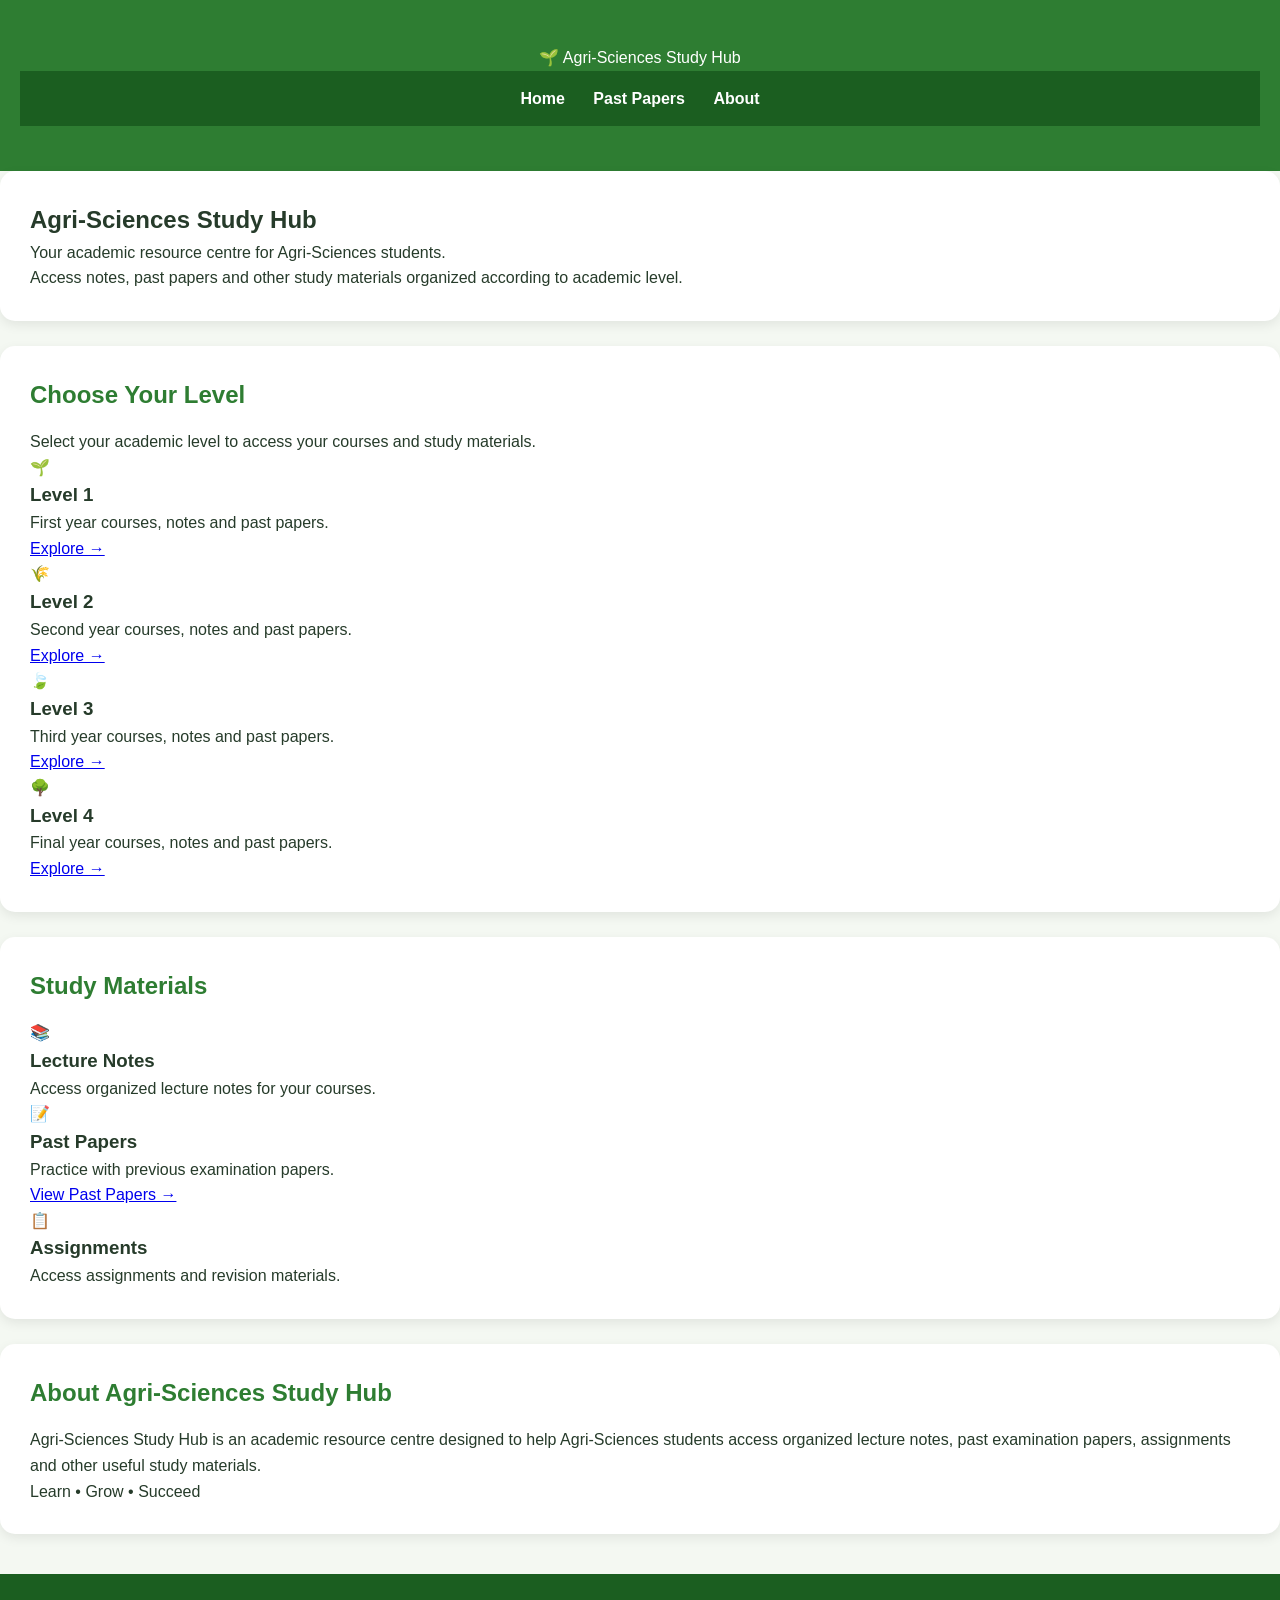
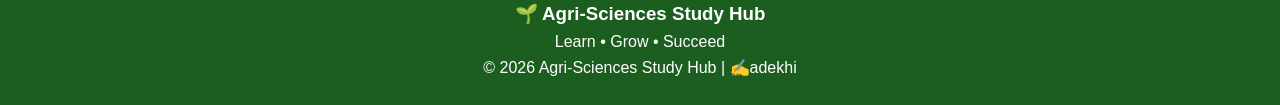
<file: index.html>
<!DOCTYPE html>
<html lang="en">
<head>
    <meta charset="UTF-8">
    <meta name="viewport" content="width=device-width, initial-scale=1.0">

    <title>Agri-Sciences Study Hub</title>

    <link rel="stylesheet" href="style.css">
</head>

<body>

    <!-- HEADER -->
    <header>
        <div class="logo">
            🌱 Agri-Sciences
            <span>Study Hub</span>
        </div>

        <nav>
            <a href="index.html">Home</a>
            <a href="pastpapers.html">Past Papers</a>
            <a href="#about">About</a>
        </nav>
    </header>


    <!-- WELCOME -->
    <section class="welcome">

        <h1>Agri-Sciences Study Hub</h1>

        <p>
            Your academic resource centre for Agri-Sciences students.
        </p>

        <p class="welcome-text">
            Access notes, past papers and other study materials
            organized according to academic level.
        </p>

    </section>


    <!-- CHOOSE LEVEL -->
    <section class="levels">

        <h2>Choose Your Level</h2>

        <p class="section-intro">
            Select your academic level to access your courses and study materials.
        </p>

        <div class="level-container">

            <!-- LEVEL 1 -->
            <div class="level-card">
                <div class="level-icon">🌱</div>

                <h3>Level 1</h3>

                <p>
                    First year courses,
                    notes and past papers.
                </p>

                <a href="level1.html">Explore →</a>
            </div>


            <!-- LEVEL 2 -->
            <div class="level-card">
                <div class="level-icon">🌾</div>

                <h3>Level 2</h3>

                <p>
                    Second year courses,
                    notes and past papers.
                </p>

                <a href="level2.html">Explore →</a>
            </div>


            <!-- LEVEL 3 -->
            <div class="level-card">
                <div class="level-icon">🍃</div>

                <h3>Level 3</h3>

                <p>
                    Third year courses,
                    notes and past papers.
                </p>

                <a href="level3.html">Explore →</a>
            </div>


            <!-- LEVEL 4 -->
            <div class="level-card">
                <div class="level-icon">🌳</div>

                <h3>Level 4</h3>

                <p>
                    Final year courses,
                    notes and past papers.
                </p>

                <a href="level4.html">Explore →</a>
            </div>

        </div>

    </section>


    <!-- STUDY MATERIALS -->
    <section class="materials">

        <h2>Study Materials</h2>

        <div class="material-container">

            <!-- LECTURE NOTES -->
            <div class="material-card">
                <div class="material-icon">📚</div>

                <h3>Lecture Notes</h3>

                <p>
                    Access organized lecture notes
                    for your courses.
                </p>
            </div>


            <!-- PAST PAPERS -->
            <div class="material-card">

                <div class="material-icon">📝</div>

                <h3>Past Papers</h3>

                <p>
                    Practice with previous
                    examination papers.
                </p>

                <a href="pastpapers.html">
                    View Past Papers →
                </a>

            </div>


            <!-- ASSIGNMENTS -->
            <div class="material-card">
                <div class="material-icon">📋</div>

                <h3>Assignments</h3>

                <p>
                    Access assignments and
                    revision materials.
                </p>
            </div>

        </div>

    </section>


    <!-- ABOUT -->
    <section id="about" class="about">

        <h2>About Agri-Sciences Study Hub</h2>

        <p>
            Agri-Sciences Study Hub is an academic resource centre
            designed to help Agri-Sciences students access organized
            lecture notes, past examination papers, assignments
            and other useful study materials.
        </p>

        <p>
            Learn • Grow • Succeed
        </p>

    </section>


    <!-- FOOTER -->
    <footer>

        <h3>🌱 Agri-Sciences Study Hub</h3>

        <p>Learn • Grow • Succeed</p>

        <p class="copyright">
            © 2026 Agri-Sciences Study Hub | ✍️adekhi
        </p>

    </footer>

</body>
</html>
</file>
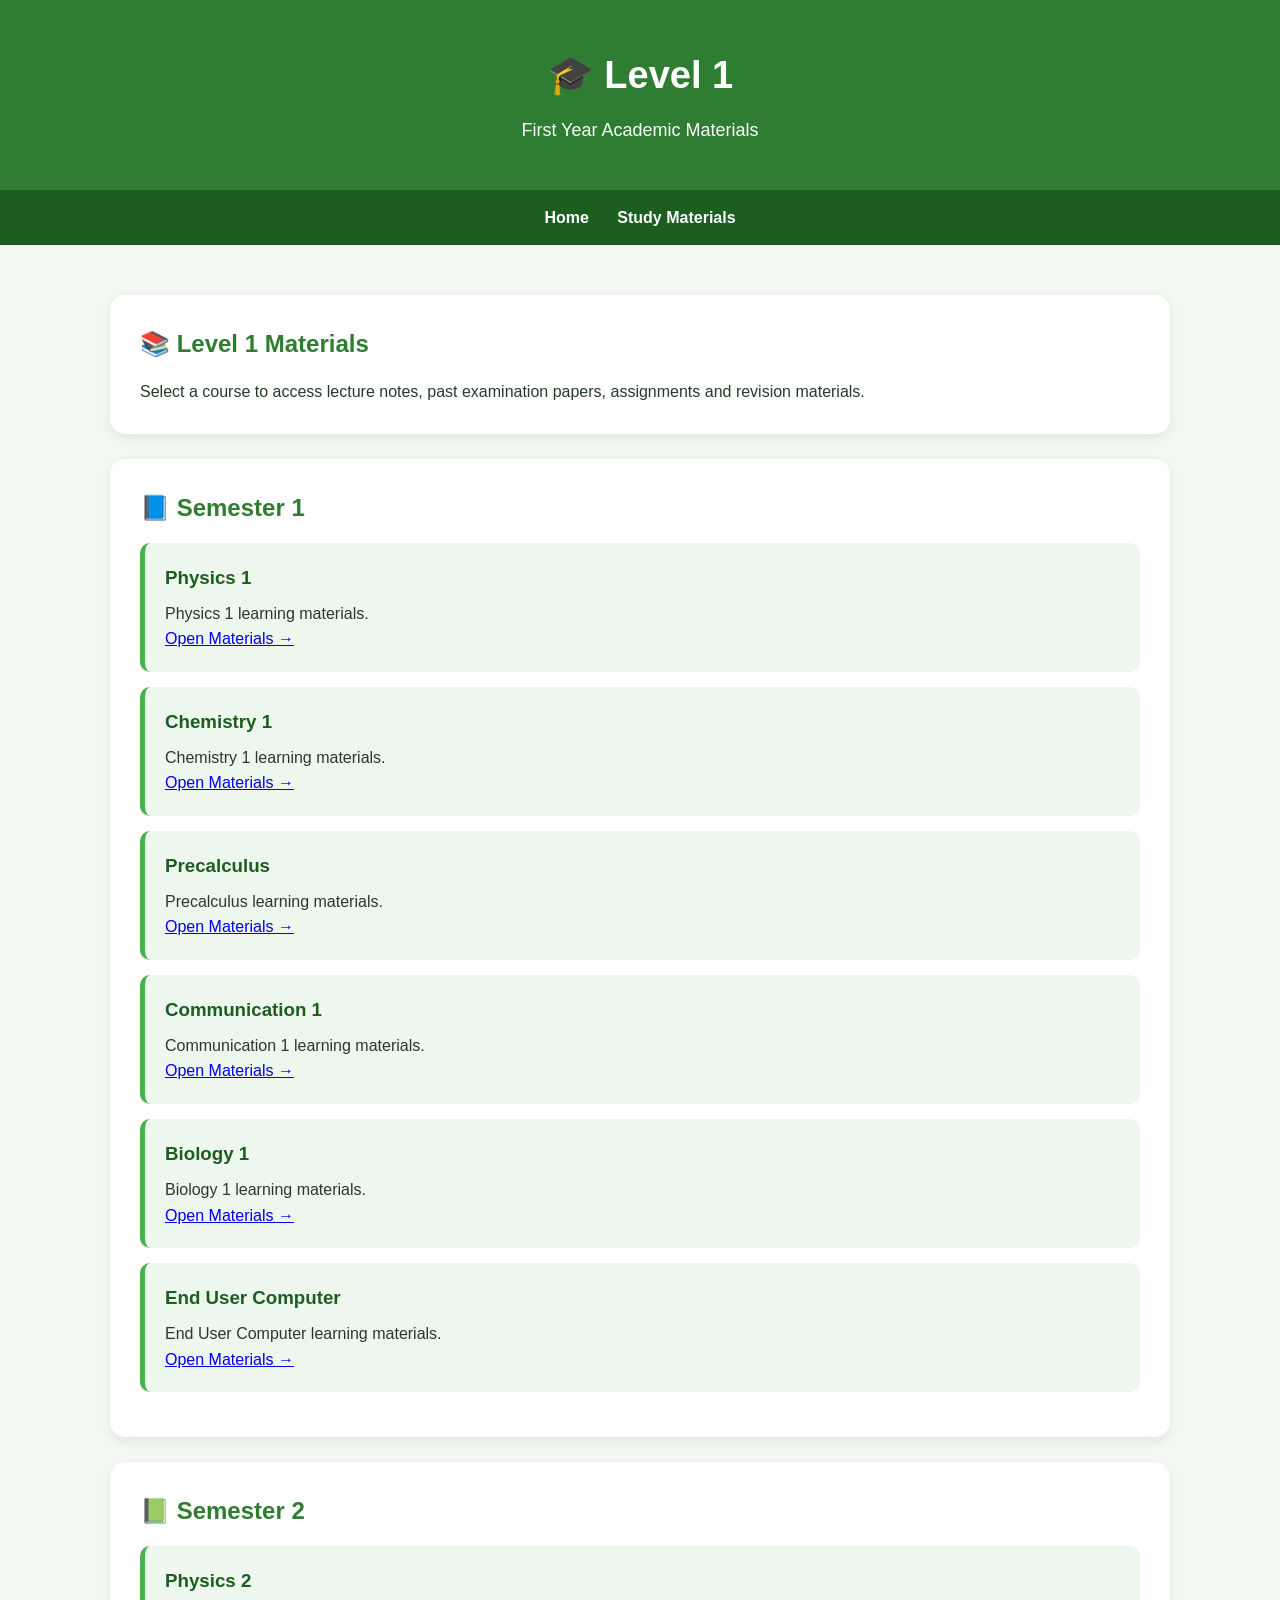
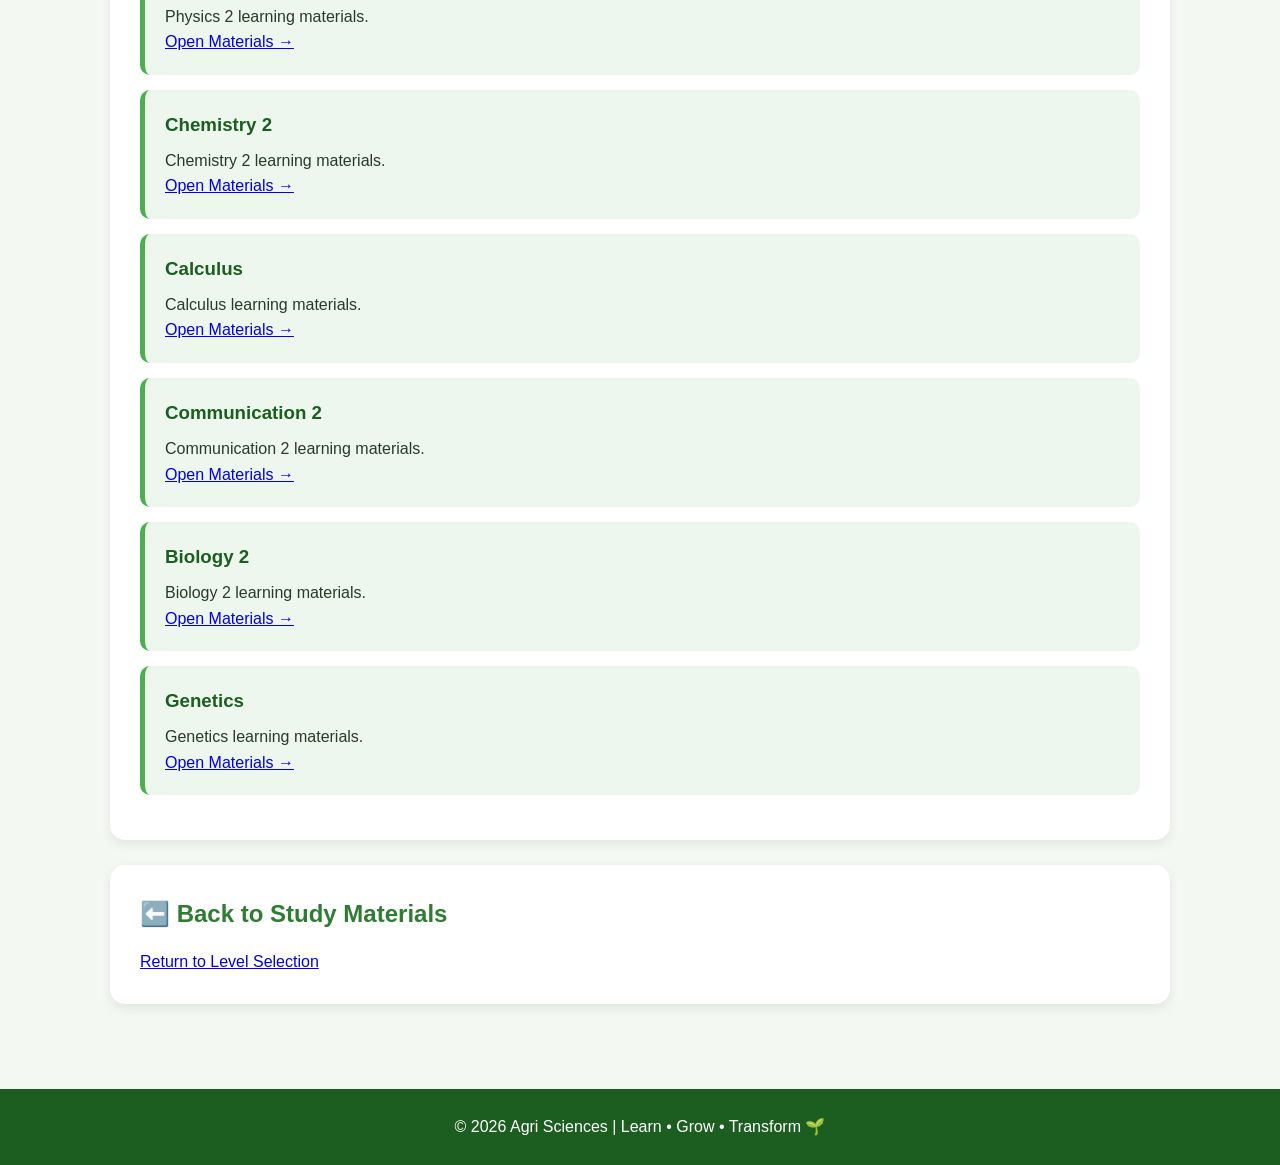
<file: level1.html>
<!DOCTYPE html>
<html lang="en">
<head>
    <meta charset="UTF-8">
    <meta name="viewport" content="width=device-width, initial-scale=1.0">
    <title>Level 1 | Agri Sciences</title>
    <link rel="stylesheet" href="style.css">
</head>

<body>

<header>
    <h1>🎓 Level 1</h1>
    <p>First Year Academic Materials</p>
</header>

<nav>
    <a href="index.html">Home</a>
    <a href="study.html">Study Materials</a>
</nav>

<main>

    <section>
        <h2>📚 Level 1 Materials</h2>
        <p>
            Select a course to access lecture notes, past examination
            papers, assignments and revision materials.
        </p>
    </section>

    <section>
        <h2>📘 Semester 1</h2>

        <div class="card">
            <h3>Physics 1</h3>
            <p>Physics 1 learning materials.</p>
            <a href="#">Open Materials →</a>
        </div>

        <div class="card">
            <h3>Chemistry 1</h3>
            <p>Chemistry 1 learning materials.</p>
            <a href="#">Open Materials →</a>
        </div>

        <div class="card">
            <h3>Precalculus</h3>
            <p>Precalculus learning materials.</p>
            <a href="#">Open Materials →</a>
        </div>

        <div class="card">
            <h3>Communication 1</h3>
            <p>Communication 1 learning materials.</p>
            <a href="#">Open Materials →</a>
        </div>

        <div class="card">
            <h3>Biology 1</h3>
            <p>Biology 1 learning materials.</p>
            <a href="#">Open Materials →</a>
        </div>

        <div class="card">
            <h3>End User Computer</h3>
            <p>End User Computer learning materials.</p>
            <a href="#">Open Materials →</a>
        </div>

    </section>

    <section>
        <h2>📗 Semester 2</h2>

        <div class="card">
            <h3>Physics 2</h3>
            <p>Physics 2 learning materials.</p>
            <a href="#">Open Materials →</a>
        </div>

        <div class="card">
            <h3>Chemistry 2</h3>
            <p>Chemistry 2 learning materials.</p>
            <a href="#">Open Materials →</a>
        </div>

        <div class="card">
            <h3>Calculus</h3>
            <p>Calculus learning materials.</p>
            <a href="#">Open Materials →</a>
        </div>

        <div class="card">
            <h3>Communication 2</h3>
            <p>Communication 2 learning materials.</p>
            <a href="#">Open Materials →</a>
        </div>

        <div class="card">
            <h3>Biology 2</h3>
            <p>Biology 2 learning materials.</p>
            <a href="#">Open Materials →</a>
        </div>

        <div class="card">
            <h3>Genetics</h3>
            <p>Genetics learning materials.</p>
            <a href="#">Open Materials →</a>
        </div>

    </section>

    <section>
        <h2>⬅️ Back to Study Materials</h2>
        <p>
            <a href="study.html">Return to Level Selection</a>
        </p>
    </section>

</main>

<footer>
    <p>© 2026 Agri Sciences | Learn • Grow • Transform 🌱</p>
</footer>

</body>
</html>
</file>
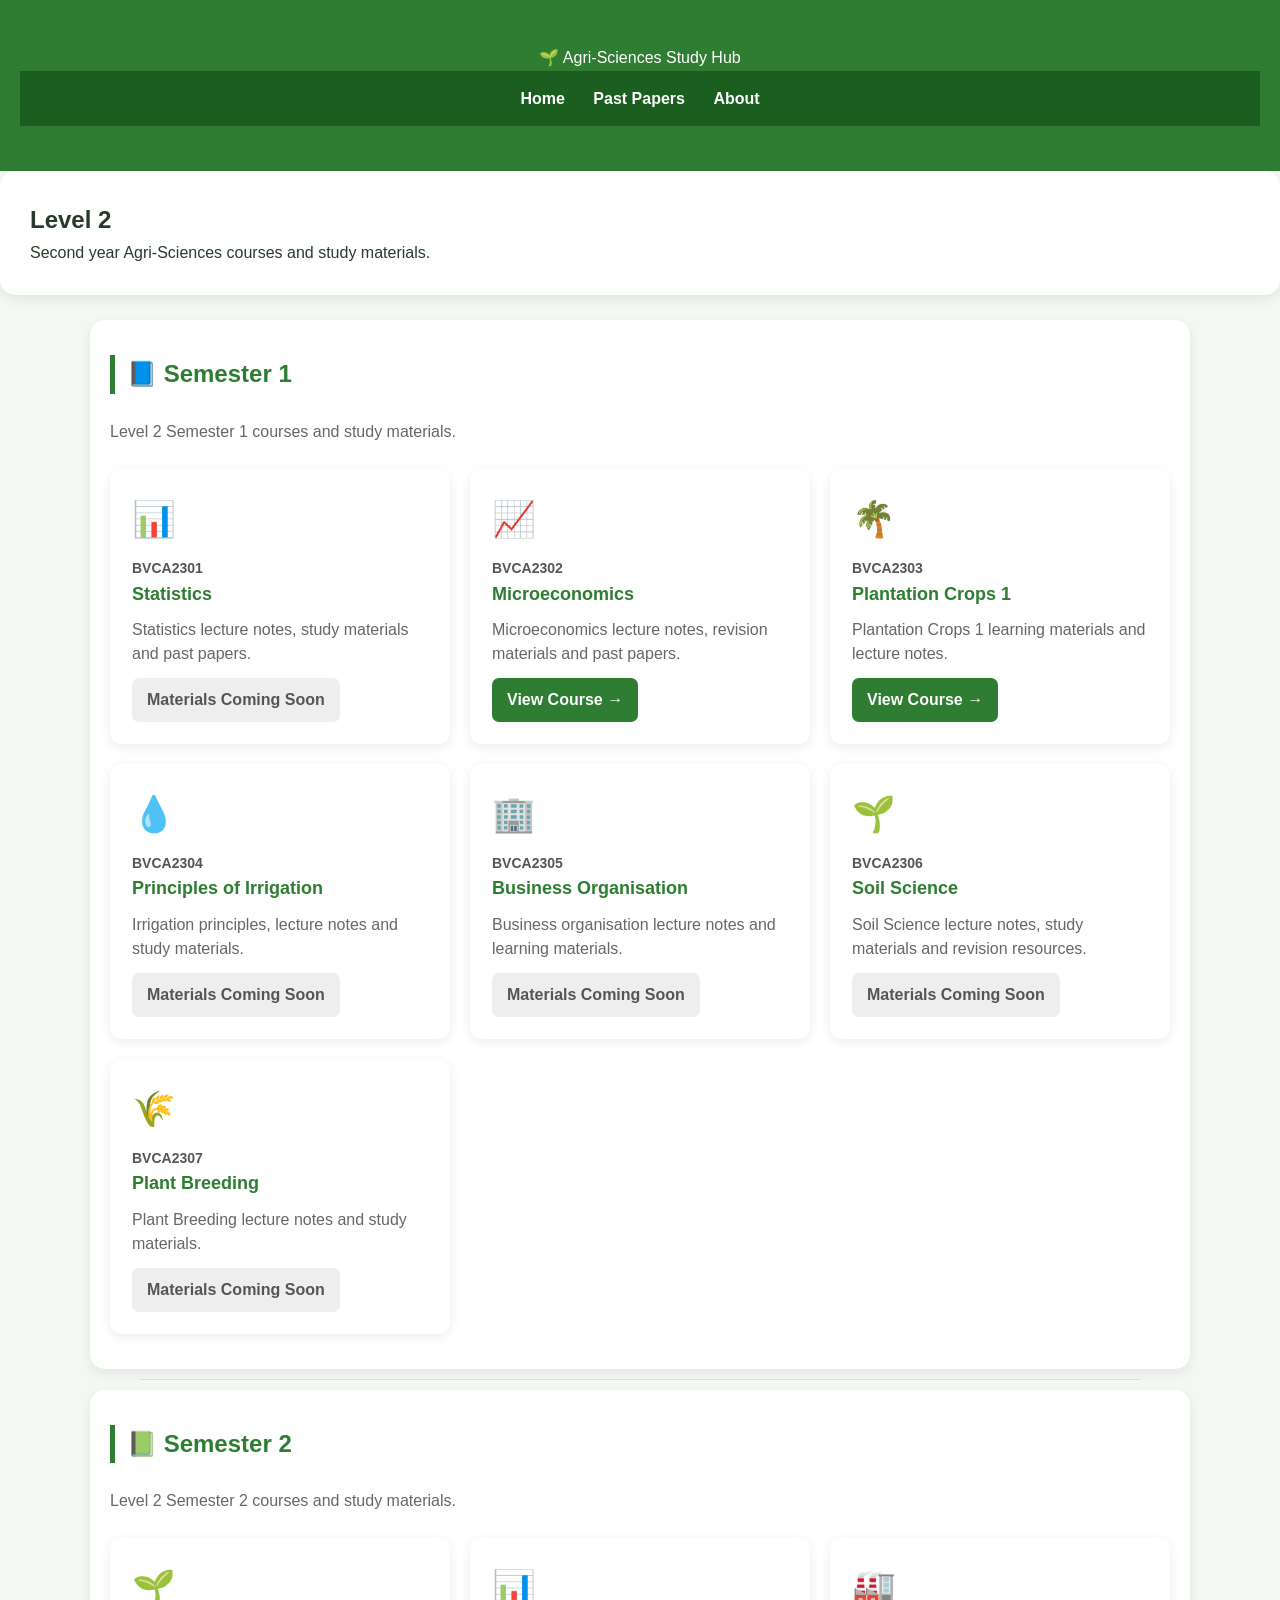
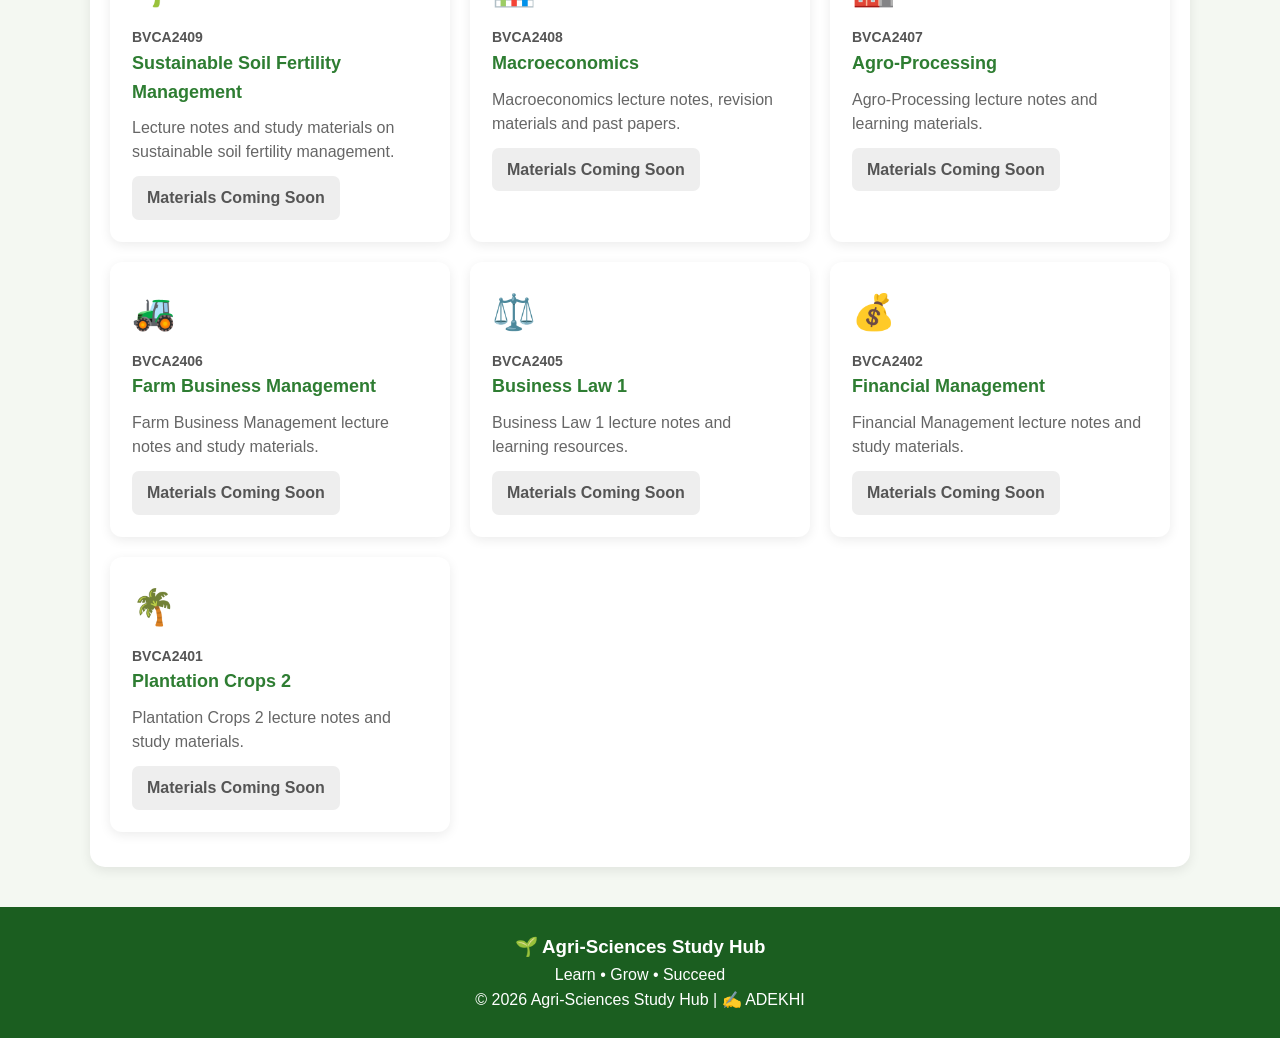
<file: level2.html>
<!DOCTYPE html>
<html lang="en">
<head>
    <meta charset="UTF-8">
    <meta name="viewport" content="width=device-width, initial-scale=1.0">

    <title>Level 2 - Agri-Sciences Study Hub</title>

    <link rel="stylesheet" href="style.css">

    <style>
        .semester-section {
            padding: 35px 20px;
            max-width: 1100px;
            margin: auto;
        }

        .semester-title {
            text-align: left;
            border-left: 5px solid #2e7d32;
            padding-left: 12px;
            margin-bottom: 25px;
        }

        .semester-description {
            color: #666;
            margin-bottom: 25px;
        }

        .course-container {
            display: grid;
            grid-template-columns: repeat(auto-fit, minmax(260px, 1fr));
            gap: 20px;
        }

        .course-card {
            background: white;
            padding: 22px;
            border-radius: 12px;
            box-shadow: 0 3px 12px rgba(0,0,0,0.08);
            transition: 0.3s;
        }

        .course-card:hover {
            transform: translateY(-5px);
            box-shadow: 0 6px 18px rgba(0,0,0,0.12);
        }

        .course-icon {
            font-size: 35px;
            margin-bottom: 10px;
        }

        .course-card h3 {
            color: #2e7d32;
            margin-bottom: 10px;
            font-size: 18px;
        }

        .course-card p {
            color: #666;
            line-height: 1.5;
        }

        .course-code {
            font-weight: bold;
            color: #555;
            font-size: 14px;
        }

        .course-card a {
            display: inline-block;
            margin-top: 12px;
            background: #2e7d32;
            color: white;
            padding: 9px 15px;
            border-radius: 7px;
            text-decoration: none;
            font-weight: bold;
        }

        .course-card a:hover {
            background: #1b5e20;
        }

        .coming-soon {
            background: #eeeeee !important;
            color: #555 !important;
        }

        .semester-divider {
            max-width: 1000px;
            margin: 10px auto;
            border: none;
            border-top: 1px solid #ddd;
        }
    </style>
</head>

<body>

<!-- HEADER -->
<header>
    <div class="logo">
        🌱 Agri-Sciences
        <span>Study Hub</span>
    </div>

    <nav>
        <a href="index.html">Home</a>
        <a href="#">Past Papers</a>
        <a href="#">About</a>
    </nav>
</header>


<!-- PAGE INTRO -->
<section class="page-intro">
    <h1>Level 2</h1>
    <p>Second year Agri-Sciences courses and study materials.</p>
</section>


<!-- SEMESTER 1 -->
<section class="semester-section">

    <h2 class="semester-title">📘 Semester 1</h2>

    <p class="semester-description">
        Level 2 Semester 1 courses and study materials.
    </p>

    <div class="course-container">

        <!-- STATISTICS -->
        <div class="course-card">
            <div class="course-icon">📊</div>

            <div class="course-code">BVCA2301</div>

            <h3>Statistics</h3>

            <p>
                Statistics lecture notes, study materials and past papers.
            </p>

            <a href="#" class="coming-soon">
                Materials Coming Soon
            </a>
        </div>


        <!-- MICROECONOMICS -->
        <div class="course-card">
            <div class="course-icon">📈</div>

            <div class="course-code">BVCA2302</div>

            <h3>Microeconomics</h3>

            <p>
                Microeconomics lecture notes, revision materials and past papers.
            </p>

            <a href="microeconomics.html">
                View Course →
            </a>
        </div>


        <!-- PLANTATION CROPS 1 -->
        <div class="course-card">
            <div class="course-icon">🌴</div>

            <div class="course-code">BVCA2303</div>

            <h3>Plantation Crops 1</h3>

            <p>
                Plantation Crops 1 learning materials and lecture notes.
            </p>

            <a href="plantation1.html">
                View Course →
            </a>
        </div>


        <!-- PRINCIPLES OF IRRIGATION -->
        <div class="course-card">
            <div class="course-icon">💧</div>

            <div class="course-code">BVCA2304</div>

            <h3>Principles of Irrigation</h3>

            <p>
                Irrigation principles, lecture notes and study materials.
            </p>

            <a href="#" class="coming-soon">
                Materials Coming Soon
            </a>
        </div>


        <!-- BUSINESS ORGANISATION -->
        <div class="course-card">
            <div class="course-icon">🏢</div>

            <div class="course-code">BVCA2305</div>

            <h3>Business Organisation</h3>

            <p>
                Business organisation lecture notes and learning materials.
            </p>

            <a href="#" class="coming-soon">
                Materials Coming Soon
            </a>
        </div>


        <!-- SOIL SCIENCE -->
        <div class="course-card">
            <div class="course-icon">🌱</div>

            <div class="course-code">BVCA2306</div>

            <h3>Soil Science</h3>

            <p>
                Soil Science lecture notes, study materials and revision resources.
            </p>

            <a href="#" class="coming-soon">
                Materials Coming Soon
            </a>
        </div>


        <!-- PLANT BREEDING -->
        <div class="course-card">
            <div class="course-icon">🌾</div>

            <div class="course-code">BVCA2307</div>

            <h3>Plant Breeding</h3>

            <p>
                Plant Breeding lecture notes and study materials.
            </p>

            <a href="#" class="coming-soon">
                Materials Coming Soon
            </a>
        </div>

    </div>

</section>


<hr class="semester-divider">


<!-- SEMESTER 2 -->
<section class="semester-section">

    <h2 class="semester-title">📗 Semester 2</h2>

    <p class="semester-description">
        Level 2 Semester 2 courses and study materials.
    </p>

    <div class="course-container">

        <!-- SUSTAINABLE SOIL FERTILITY -->
        <div class="course-card">
            <div class="course-icon">🌱</div>

            <div class="course-code">BVCA2409</div>

            <h3>Sustainable Soil Fertility Management</h3>

            <p>
                Lecture notes and study materials on sustainable soil fertility management.
            </p>

            <a href="#" class="coming-soon">
                Materials Coming Soon
            </a>
        </div>


        <!-- MACROECONOMICS -->
        <div class="course-card">
            <div class="course-icon">📊</div>

            <div class="course-code">BVCA2408</div>

            <h3>Macroeconomics</h3>

            <p>
                Macroeconomics lecture notes, revision materials and past papers.
            </p>

            <a href="#" class="coming-soon">
                Materials Coming Soon
            </a>
        </div>


        <!-- AGRO-PROCESSING -->
        <div class="course-card">
            <div class="course-icon">🏭</div>

            <div class="course-code">BVCA2407</div>

            <h3>Agro-Processing</h3>

            <p>
                Agro-Processing lecture notes and learning materials.
            </p>

            <a href="#" class="coming-soon">
                Materials Coming Soon
            </a>
        </div>


        <!-- FARM BUSINESS MANAGEMENT -->
        <div class="course-card">
            <div class="course-icon">🚜</div>

            <div class="course-code">BVCA2406</div>

            <h3>Farm Business Management</h3>

            <p>
                Farm Business Management lecture notes and study materials.
            </p>

            <a href="#" class="coming-soon">
                Materials Coming Soon
            </a>
        </div>


        <!-- BUSINESS LAW -->
        <div class="course-card">
            <div class="course-icon">⚖️</div>

            <div class="course-code">BVCA2405</div>

            <h3>Business Law 1</h3>

            <p>
                Business Law 1 lecture notes and learning resources.
            </p>

            <a href="#" class="coming-soon">
                Materials Coming Soon
            </a>
        </div>


        <!-- FINANCIAL MANAGEMENT -->
        <div class="course-card">
            <div class="course-icon">💰</div>

            <div class="course-code">BVCA2402</div>

            <h3>Financial Management</h3>

            <p>
                Financial Management lecture notes and study materials.
            </p>

            <a href="#" class="coming-soon">
                Materials Coming Soon
            </a>
        </div>


        <!-- PLANTATION CROPS 2 -->
        <div class="course-card">
            <div class="course-icon">🌴</div>

            <div class="course-code">BVCA2401</div>

            <h3>Plantation Crops 2</h3>

            <p>
                Plantation Crops 2 lecture notes and study materials.
            </p>

            <a href="#" class="coming-soon">
                Materials Coming Soon
            </a>
        </div>

    </div>

</section>


<!-- FOOTER -->
<footer>

    <h3>🌱 Agri-Sciences Study Hub</h3>

    <p>Learn • Grow • Succeed</p>

    <p class="copyright">
        © 2026 Agri-Sciences Study Hub | ✍️ ADEKHI
    </p>

</footer>

</body>
</html>
</file>
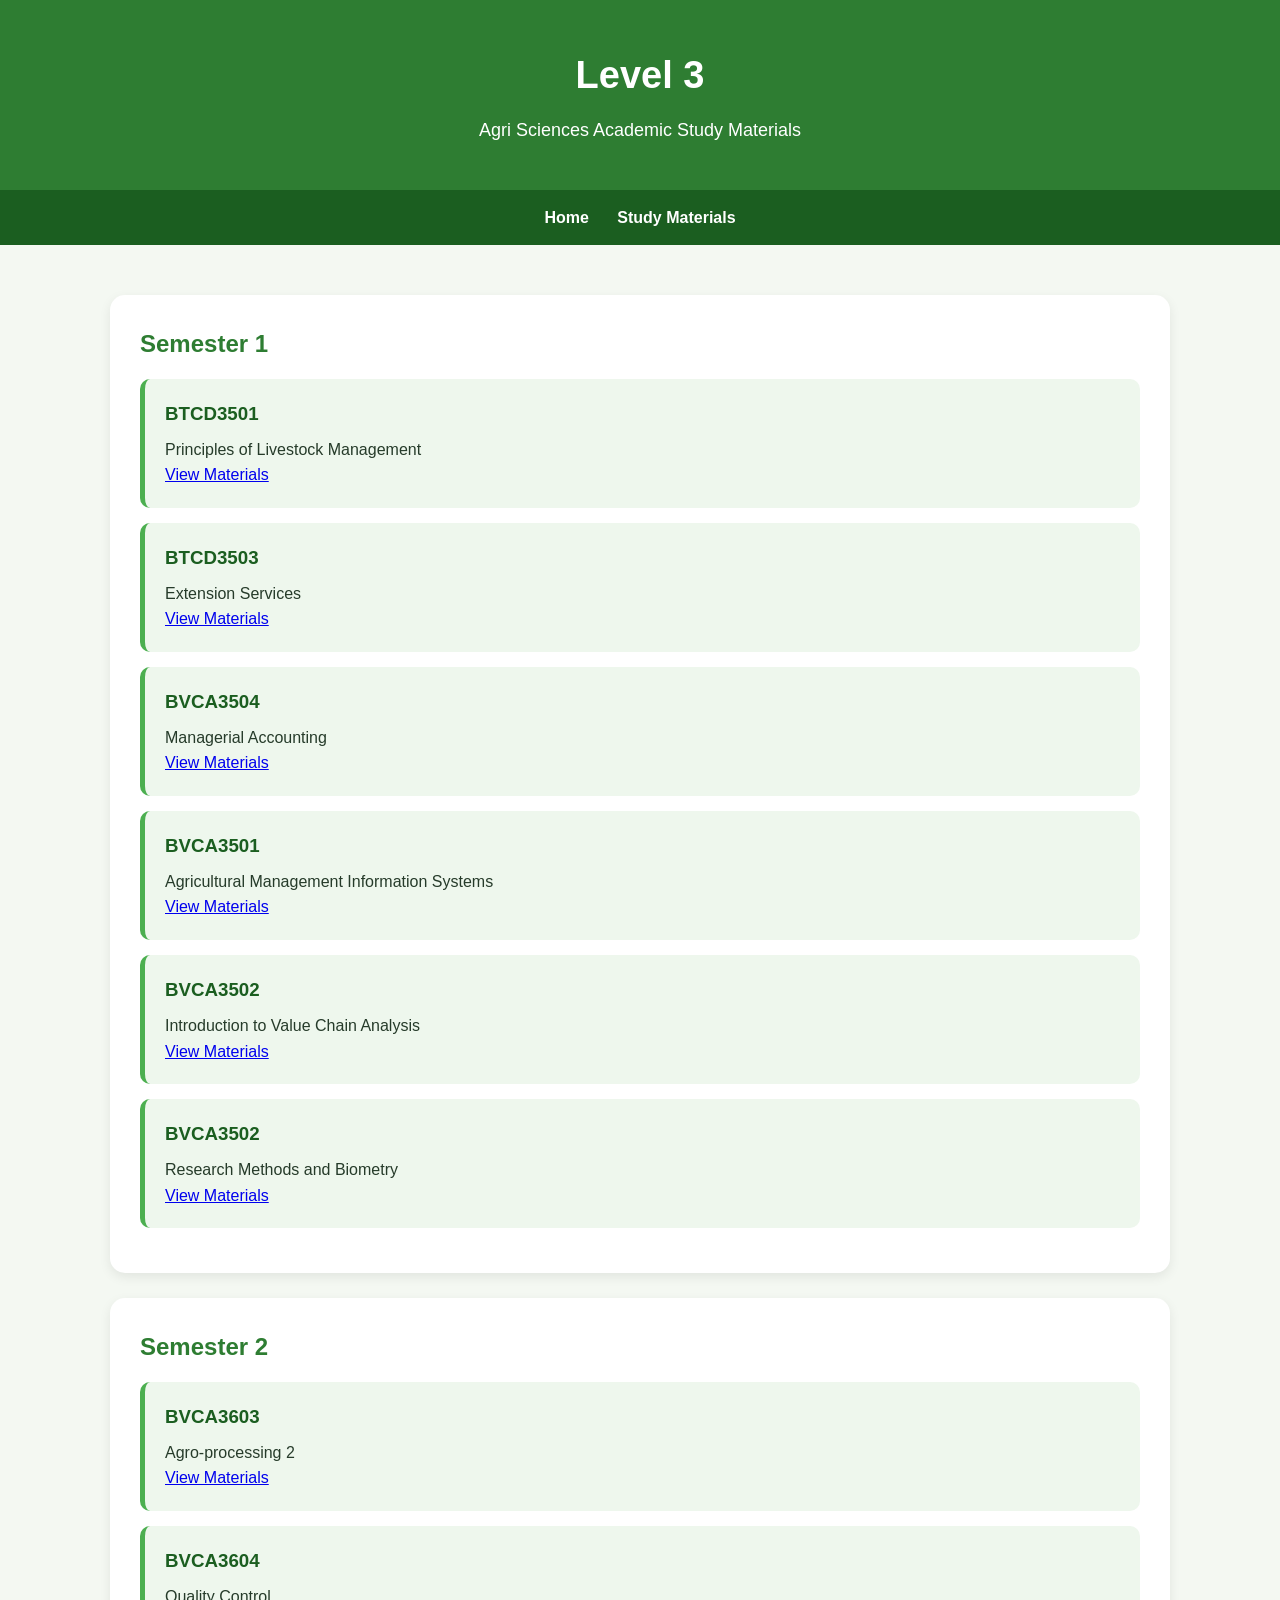
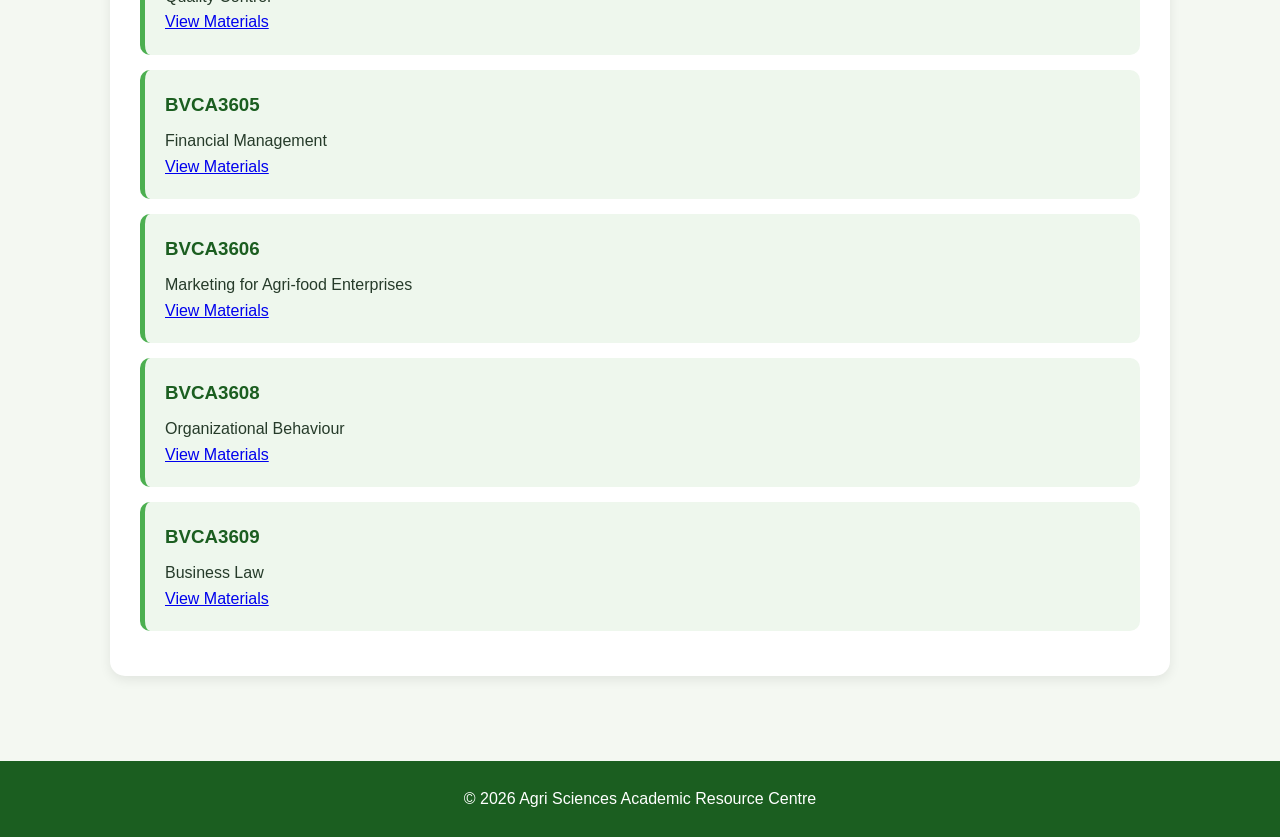
<file: level3.html>
<!DOCTYPE html>
<html lang="en">

<head>
    <meta charset="UTF-8">
    <meta name="viewport" content="width=device-width, initial-scale=1.0">

    <title>Level 3 - Agri Sciences Study Materials</title>

    <link rel="stylesheet" href="style.css">
</head>

<body>

<header>
    <h1>Level 3</h1>
    <p>Agri Sciences Academic Study Materials</p>
</header>


<nav>
    <a href="index.html">Home</a>
    <a href="study.html">Study Materials</a>
</nav>


<main>

    <!-- ==================== SEMESTER 1 ==================== -->

    <section>

        <h2>Semester 1</h2>


        <!-- PRINCIPLES OF LIVESTOCK MANAGEMENT -->

        <div class="card">
            <h3>BTCD3501</h3>

            <p>Principles of Livestock Management</p>

            <a href="livestock-management.html">
                View Materials
            </a>
        </div>


        <!-- EXTENSION SERVICES -->

        <div class="card">
            <h3>BTCD3503</h3>

            <p>Extension Services</p>

            <a href="#">
                View Materials
            </a>
        </div>


        <!-- MANAGERIAL ACCOUNTING -->

        <div class="card">
            <h3>BVCA3504</h3>

            <p>Managerial Accounting</p>

            <a href="#">
                View Materials
            </a>
        </div>


        <!-- AGRICULTURAL MANAGEMENT INFORMATION SYSTEMS -->

        <div class="card">
            <h3>BVCA3501</h3>

            <p>Agricultural Management Information Systems</p>

            <a href="#">
                View Materials
            </a>
        </div>


        <!-- INTRODUCTION TO VALUE CHAIN ANALYSIS -->

        <div class="card">
            <h3>BVCA3502</h3>

            <p>Introduction to Value Chain Analysis</p>

            <a href="#">
                View Materials
            </a>
        </div>


        <!-- RESEARCH METHODS AND BIOMETRY -->

        <div class="card">
            <h3>BVCA3502</h3>

            <p>Research Methods and Biometry</p>

            <a href="#">
                View Materials
            </a>
        </div>

    </section>


    <!-- ==================== SEMESTER 2 ==================== -->

    <section>

        <h2>Semester 2</h2>


        <!-- AGRO-PROCESSING 2 -->

        <div class="card">
            <h3>BVCA3603</h3>

            <p>Agro-processing 2</p>

            <a href="#">
                View Materials
            </a>
        </div>


        <!-- QUALITY CONTROL -->

        <div class="card">
            <h3>BVCA3604</h3>

            <p>Quality Control</p>

            <a href="#">
                View Materials
            </a>
        </div>


        <!-- FINANCIAL MANAGEMENT -->

        <div class="card">
            <h3>BVCA3605</h3>

            <p>Financial Management</p>

            <a href="#">
                View Materials
            </a>
        </div>


        <!-- MARKETING FOR AGRI-FOOD ENTERPRISES -->

        <div class="card">
            <h3>BVCA3606</h3>

            <p>Marketing for Agri-food Enterprises</p>

            <a href="#">
                View Materials
            </a>
        </div>


        <!-- ORGANIZATIONAL BEHAVIOUR -->

        <div class="card">
            <h3>BVCA3608</h3>

            <p>Organizational Behaviour</p>

            <a href="#">
                View Materials
            </a>
        </div>


        <!-- BUSINESS LAW -->

        <div class="card">
            <h3>BVCA3609</h3>

            <p>Business Law</p>

            <a href="#">
                View Materials
            </a>
        </div>

    </section>

</main>


<footer>

    <p>© 2026 Agri Sciences Academic Resource Centre</p>

</footer>


</body>
</html>
</file>
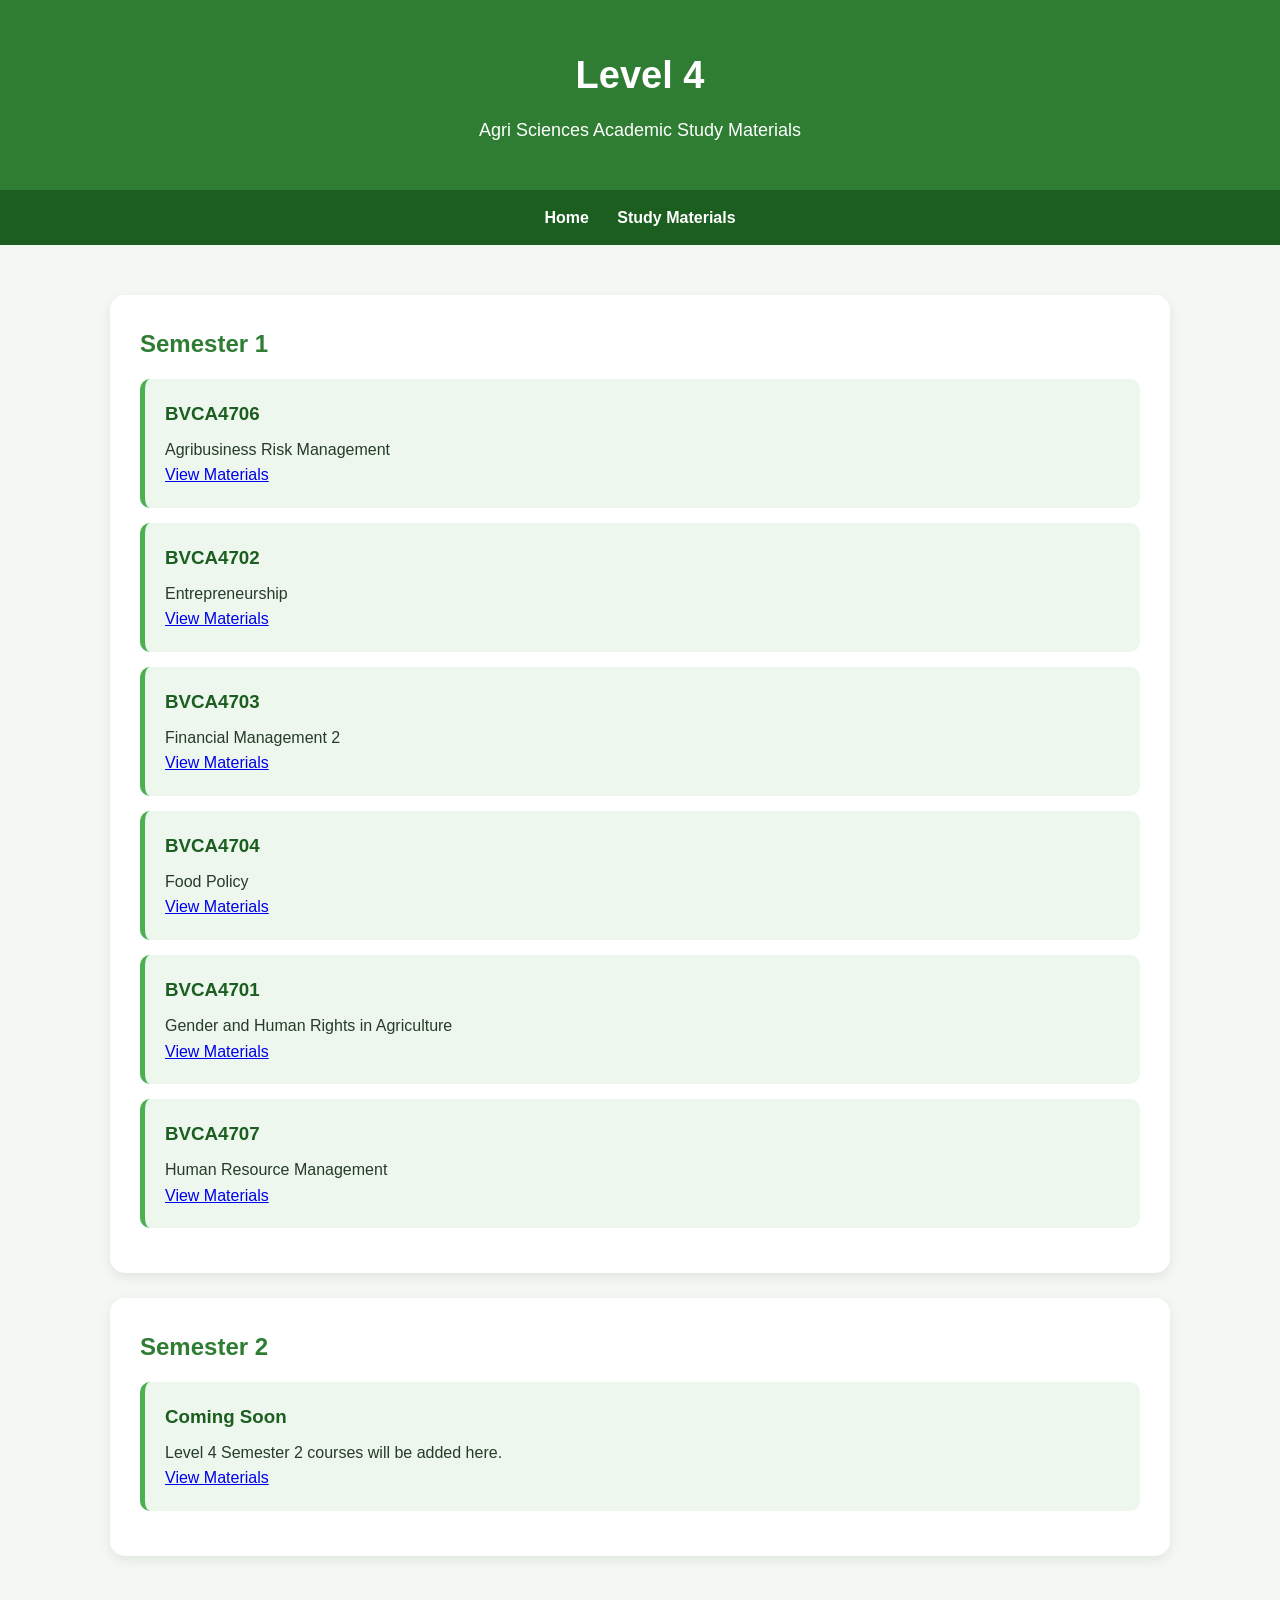
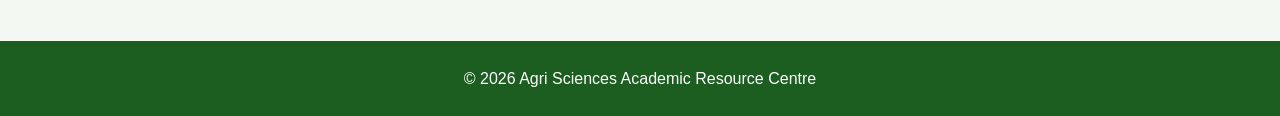
<file: level4.html>
<!DOCTYPE html>
<html lang="en">
<head>
    <meta charset="UTF-8">
    <meta name="viewport" content="width=device-width, initial-scale=1.0">
    <title>Level 4 - Agri Sciences Study Materials</title>
    <link rel="stylesheet" href="style.css">
</head>

<body>

<header>
    <h1>Level 4</h1>
    <p>Agri Sciences Academic Study Materials</p>
</header>

<nav>
    <a href="index.html">Home</a>
    <a href="study.html">Study Materials</a>
</nav>

<main>

    <section>
        <h2>Semester 1</h2>

        <div class="card">
            <h3>BVCA4706</h3>
            <p>Agribusiness Risk Management</p>
            <a href="#">View Materials</a>
        </div>

        <div class="card">
            <h3>BVCA4702</h3>
            <p>Entrepreneurship</p>
            <a href="#">View Materials</a>
        </div>

        <div class="card">
            <h3>BVCA4703</h3>
            <p>Financial Management 2</p>
            <a href="#">View Materials</a>
        </div>

        <div class="card">
            <h3>BVCA4704</h3>
            <p>Food Policy</p>
            <a href="#">View Materials</a>
        </div>

        <div class="card">
            <h3>BVCA4701</h3>
            <p>Gender and Human Rights in Agriculture</p>
            <a href="#">View Materials</a>
        </div>

        <div class="card">
            <h3>BVCA4707</h3>
            <p>Human Resource Management</p>
            <a href="#">View Materials</a>
        </div>

    </section>


    <section>
        <h2>Semester 2</h2>

        <div class="card">
            <h3>Coming Soon</h3>
            <p>Level 4 Semester 2 courses will be added here.</p>
            <a href="#">View Materials</a>
        </div>

    </section>

</main>

<footer>
    <p>© 2026 Agri Sciences Academic Resource Centre</p>
</footer>

</body>
</html>
</file>
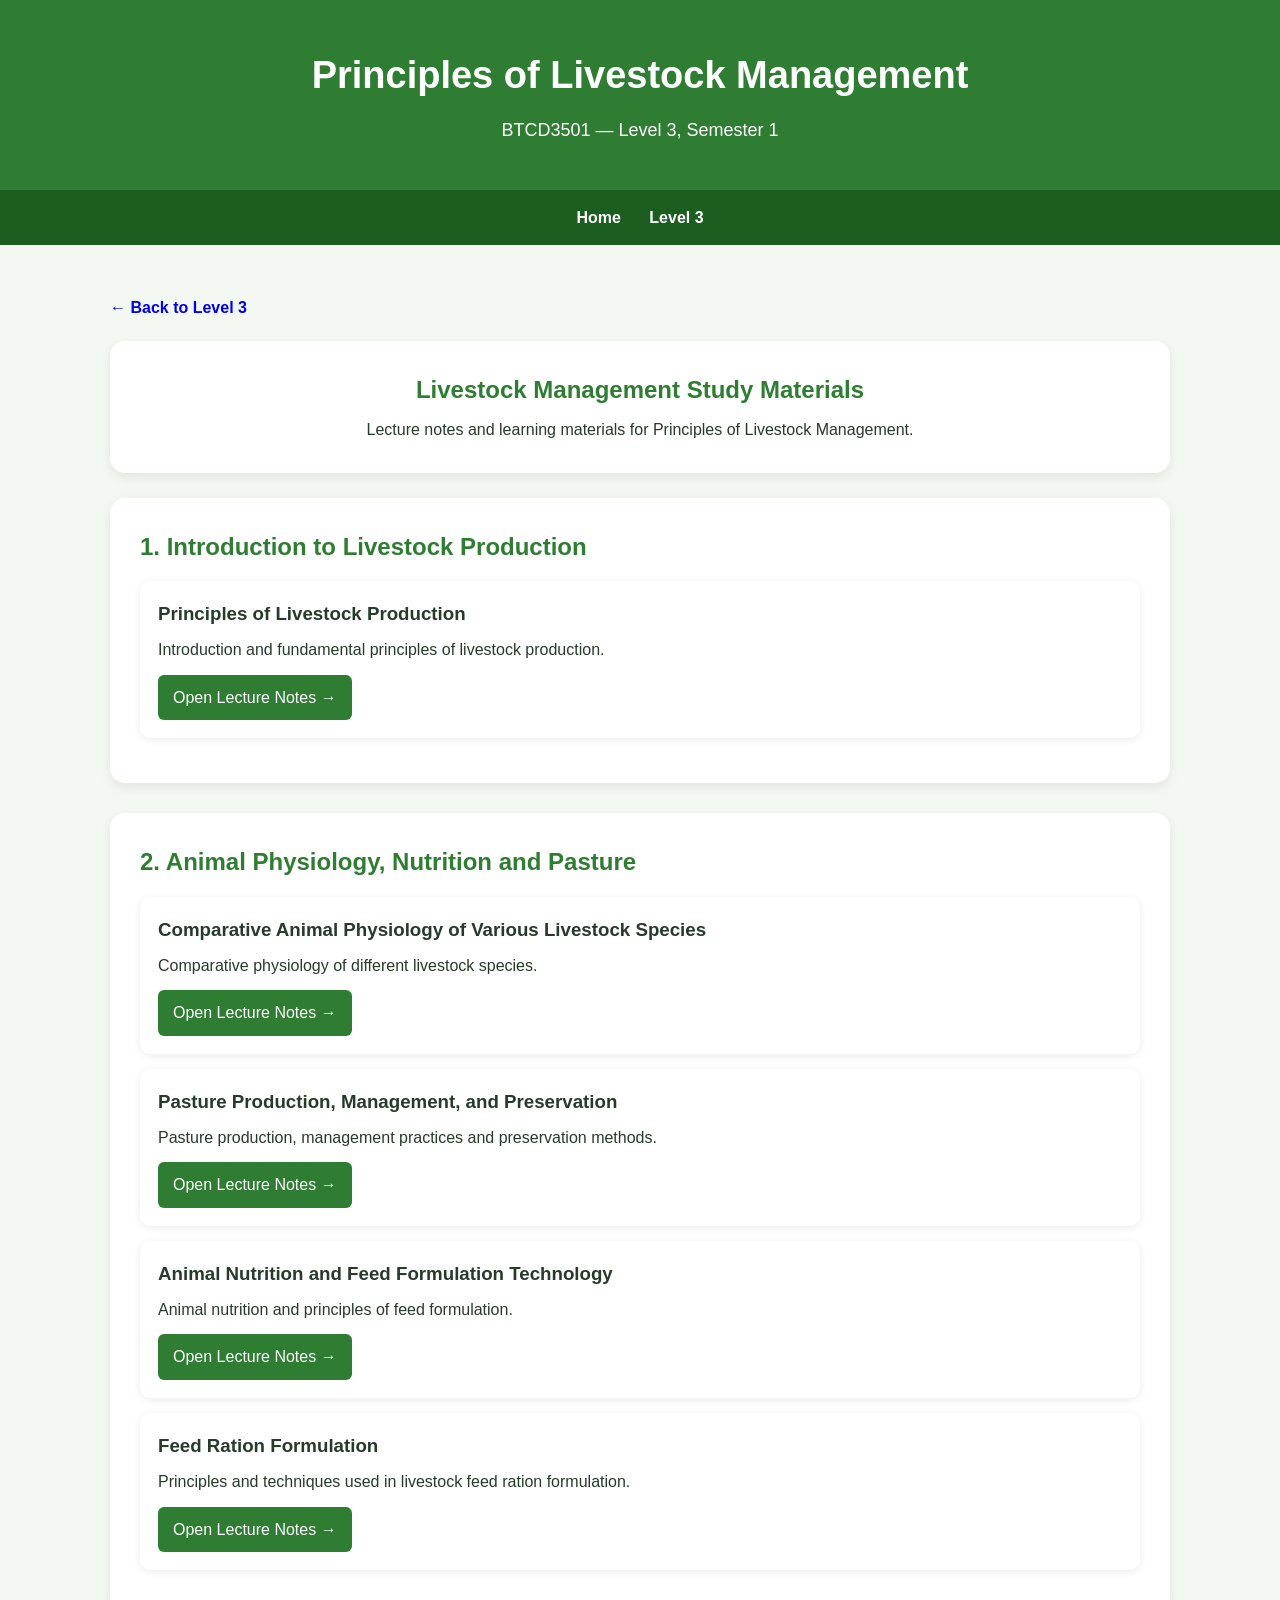
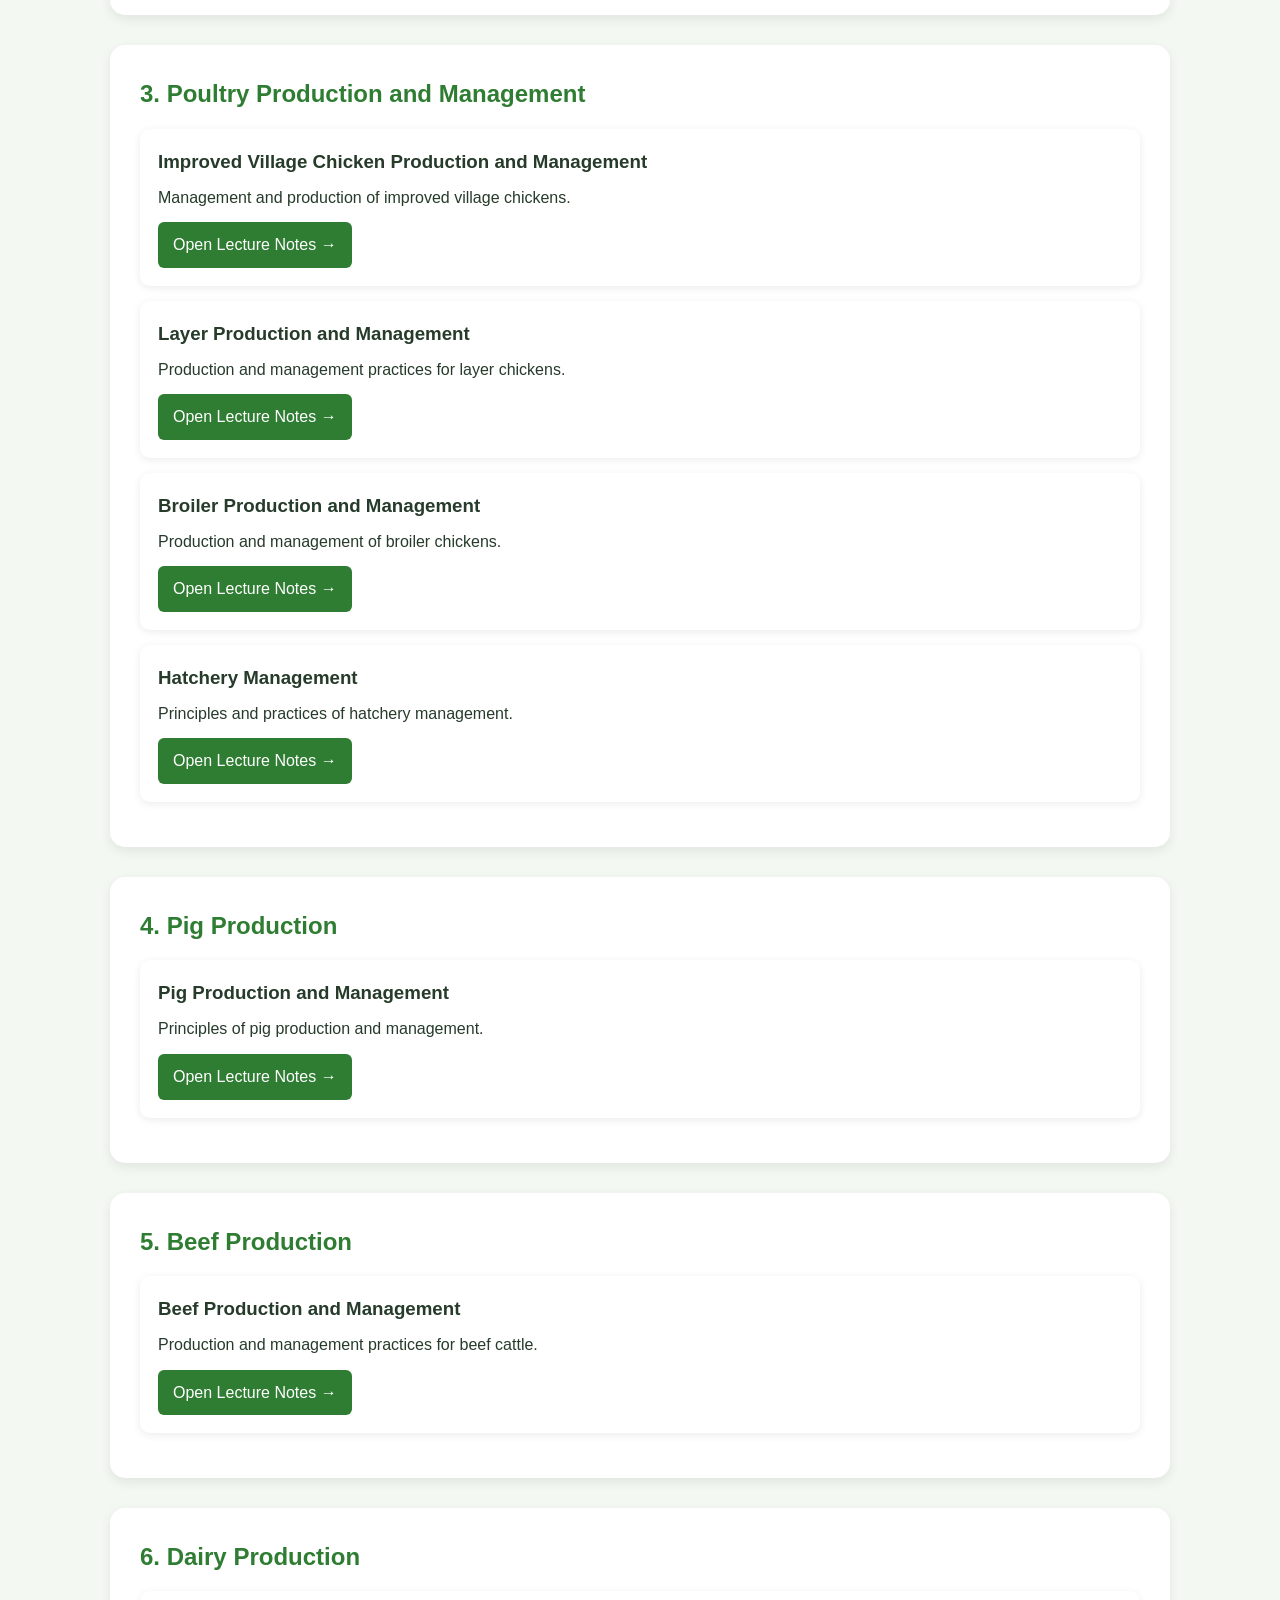
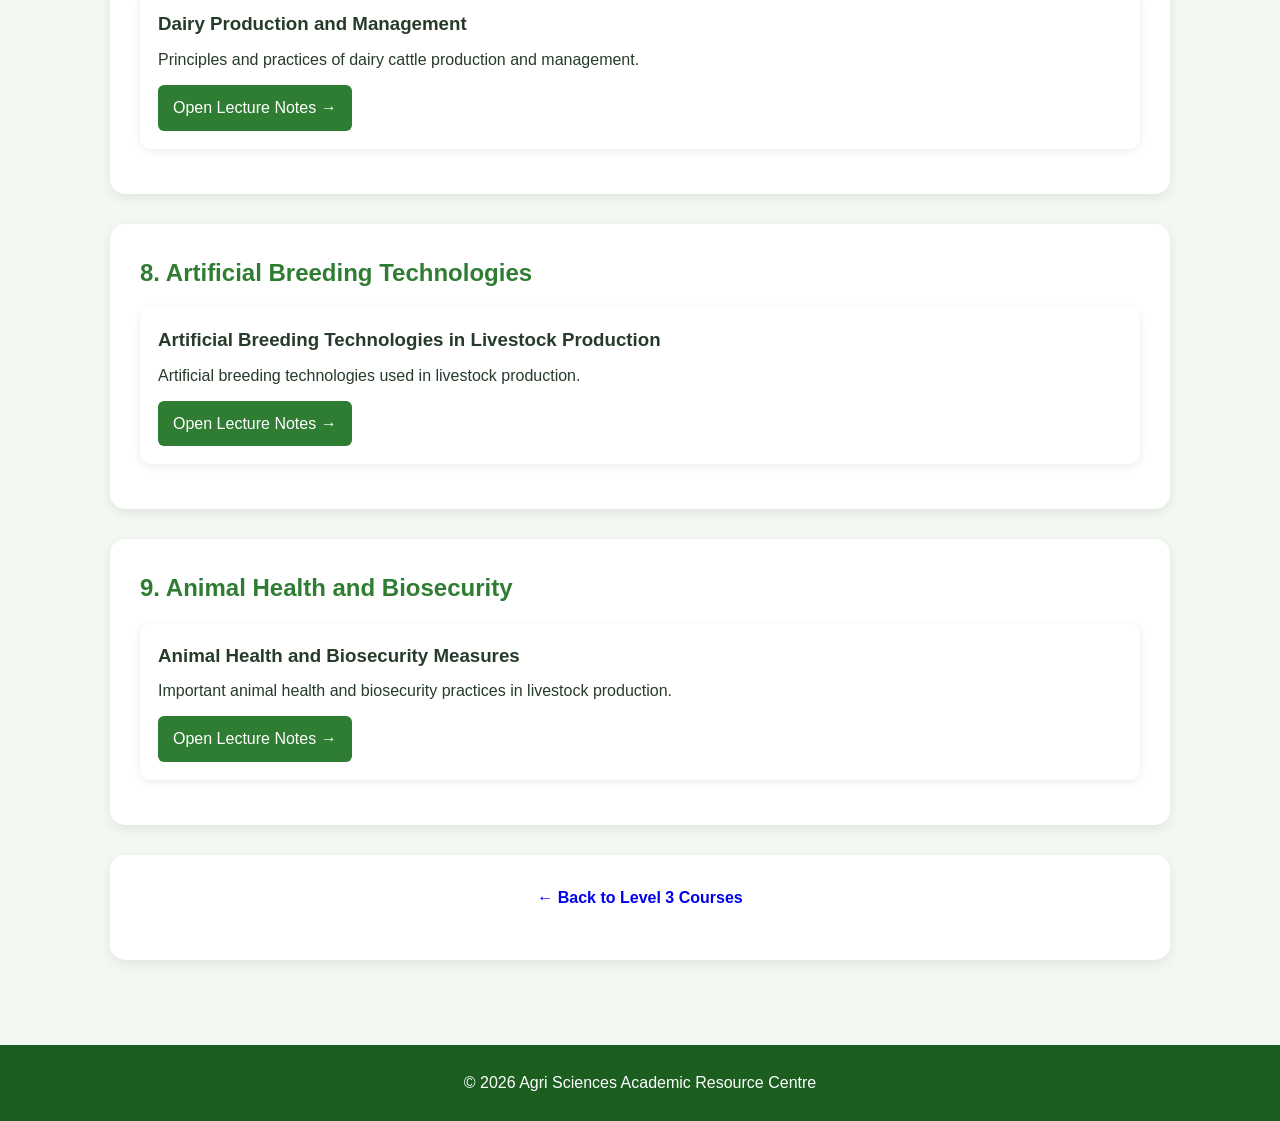
<file: livestock-management.html>
<!DOCTYPE html>
<html lang="en">
<head>
    <meta charset="UTF-8">
    <meta name="viewport" content="width=device-width, initial-scale=1.0">

    <title>Principles of Livestock Management - Agri Sciences</title>

    <link rel="stylesheet" href="style.css">

    <style>
        .materials-header {
            text-align: center;
            margin-bottom: 25px;
        }

        .materials-header h2 {
            margin-bottom: 8px;
        }

        .material-section {
            margin-bottom: 30px;
        }

        .material-section h2 {
            margin-bottom: 15px;
        }

        .material-card {
            background: #ffffff;
            border-radius: 10px;
            padding: 18px;
            margin-bottom: 15px;
            box-shadow: 0 2px 8px rgba(0, 0, 0, 0.08);
        }

        .material-card h3 {
            margin-top: 0;
            margin-bottom: 8px;
        }

        .material-card p {
            margin-bottom: 12px;
        }

        .material-card a {
            display: inline-block;
            text-decoration: none;
            padding: 10px 15px;
            border-radius: 6px;
            background: #2e7d32;
            color: white;
        }

        .material-card a:hover {
            opacity: 0.9;
        }

        .back-link {
            display: inline-block;
            margin-bottom: 20px;
            text-decoration: none;
            font-weight: bold;
        }
    </style>
</head>

<body>

<header>
    <h1>Principles of Livestock Management</h1>
    <p>BTCD3501 — Level 3, Semester 1</p>
</header>

<nav>
    <a href="index.html">Home</a>
    <a href="level3.html">Level 3</a>
</nav>

<main>

    <a class="back-link" href="level3.html">
        ← Back to Level 3
    </a>

    <section class="materials-header">
        <h2>Livestock Management Study Materials</h2>
        <p>
            Lecture notes and learning materials for Principles of Livestock Management.
        </p>
    </section>


    <!-- GENERAL LIVESTOCK PRODUCTION -->

    <section class="material-section">

        <h2>1. Introduction to Livestock Production</h2>

        <div class="material-card">
            <h3>Principles of Livestock Production</h3>
            <p>Introduction and fundamental principles of livestock production.</p>

            <a href="1.%20Principles%20of%20Livestock%20Production.pptx">
                Open Lecture Notes →
            </a>
        </div>

    </section>


    <!-- ANIMAL PHYSIOLOGY -->

    <section class="material-section">

        <h2>2. Animal Physiology, Nutrition and Pasture</h2>

        <div class="material-card">
            <h3>Comparative Animal Physiology of Various Livestock Species</h3>
            <p>Comparative physiology of different livestock species.</p>

            <a href="2.%201%20Comparative%20Animal%20Physiology%20of%20Various%20Livestock%20Species.pptx">
                Open Lecture Notes →
            </a>
        </div>


        <div class="material-card">
            <h3>Pasture Production, Management, and Preservation</h3>
            <p>Pasture production, management practices and preservation methods.</p>

            <a href="2.%202%20Pasture%20Production,%20Management,%20and%20Preservation.pptx">
                Open Lecture Notes →
            </a>
        </div>


        <div class="material-card">
            <h3>Animal Nutrition and Feed Formulation Technology</h3>
            <p>Animal nutrition and principles of feed formulation.</p>

            <a href="2.%20Animal%20Nutrition%20and%20Feed%20Formulation%20technology.pptx">
                Open Lecture Notes →
            </a>
        </div>


        <div class="material-card">
            <h3>Feed Ration Formulation</h3>
            <p>Principles and techniques used in livestock feed ration formulation.</p>

            <a href="2.0%20Feed%20Ration%20Formulation.pptx">
                Open Lecture Notes →
            </a>
        </div>

    </section>


    <!-- POULTRY PRODUCTION -->

    <section class="material-section">

        <h2>3. Poultry Production and Management</h2>

        <div class="material-card">
            <h3>Improved Village Chicken Production and Management</h3>
            <p>Management and production of improved village chickens.</p>

            <a href="3.%201%20Improved%20Village%20Chicken%20Production%20and%20Management.pptx">
                Open Lecture Notes →
            </a>
        </div>


        <div class="material-card">
            <h3>Layer Production and Management</h3>
            <p>Production and management practices for layer chickens.</p>

            <a href="3.%202%20Layer%20Production%20and%20Management.pptx">
                Open Lecture Notes →
            </a>
        </div>


        <div class="material-card">
            <h3>Broiler Production and Management</h3>
            <p>Production and management of broiler chickens.</p>

            <a href="3.%20Broiler%20Production%20and%20Management.pptx">
                Open Lecture Notes →
            </a>
        </div>


        <div class="material-card">
            <h3>Hatchery Management</h3>
            <p>Principles and practices of hatchery management.</p>

            <a href="3.%20Hatchery%20Management.pptx">
                Open Lecture Notes →
            </a>
        </div>

    </section>


    <!-- PIG PRODUCTION -->

    <section class="material-section">

        <h2>4. Pig Production</h2>

        <div class="material-card">
            <h3>Pig Production and Management</h3>
            <p>Principles of pig production and management.</p>

            <a href="4%20Pig%20Production%20and%20Management.pptx">
                Open Lecture Notes →
            </a>
        </div>

    </section>


    <!-- BEEF PRODUCTION -->

    <section class="material-section">

        <h2>5. Beef Production</h2>

        <div class="material-card">
            <h3>Beef Production and Management</h3>
            <p>Production and management practices for beef cattle.</p>

            <a href="5%20Beef%20Production%20and%20Management.pptx">
                Open Lecture Notes →
            </a>
        </div>

    </section>


    <!-- DAIRY PRODUCTION -->

    <section class="material-section">

        <h2>6. Dairy Production</h2>

        <div class="material-card">
            <h3>Dairy Production and Management</h3>
            <p>Principles and practices of dairy cattle production and management.</p>

            <a href="6%20Dairy%20Production%20and%20Management.pptx">
                Open Lecture Notes →
            </a>
        </div>

    </section>


    <!-- ARTIFICIAL BREEDING -->

    <section class="material-section">

        <h2>8. Artificial Breeding Technologies</h2>

        <div class="material-card">
            <h3>Artificial Breeding Technologies in Livestock Production</h3>
            <p>Artificial breeding technologies used in livestock production.</p>

            <a href="8%20Artificial%20Breeding%20Technologies%20in%20Livestock%20Production.pptx">
                Open Lecture Notes →
            </a>
        </div>

    </section>


    <!-- ANIMAL HEALTH -->

    <section class="material-section">

        <h2>9. Animal Health and Biosecurity</h2>

        <div class="material-card">
            <h3>Animal Health and Biosecurity Measures</h3>
            <p>Important animal health and biosecurity practices in livestock production.</p>

            <a href="9%20Animal%20Health%20and%20Biosecurity%20Measures.pptx">
                Open Lecture Notes →
            </a>
        </div>

    </section>


    <section class="materials-header">
        <a class="back-link" href="level3.html">
            ← Back to Level 3 Courses
        </a>
    </section>

</main>


<footer>
    <p>© 2026 Agri Sciences Academic Resource Centre</p>
</footer>

</body>
    </html>
</file>
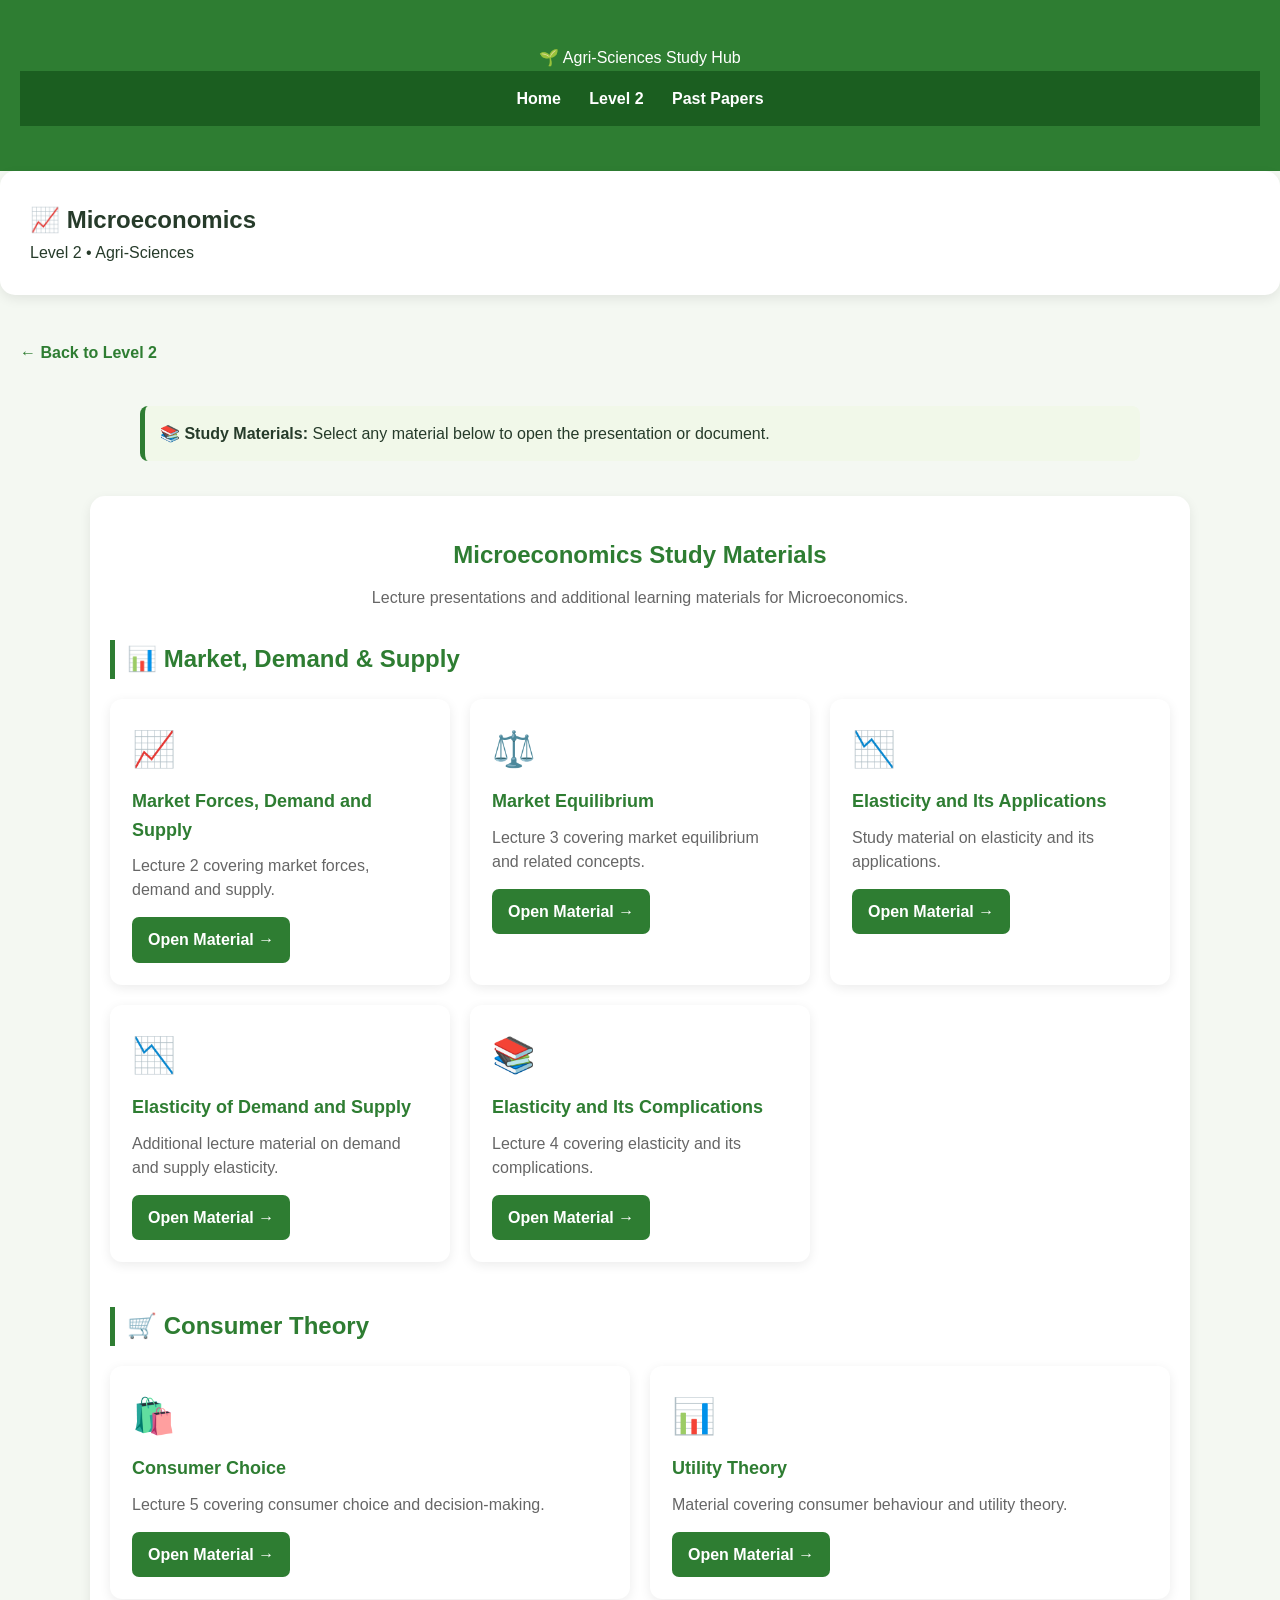
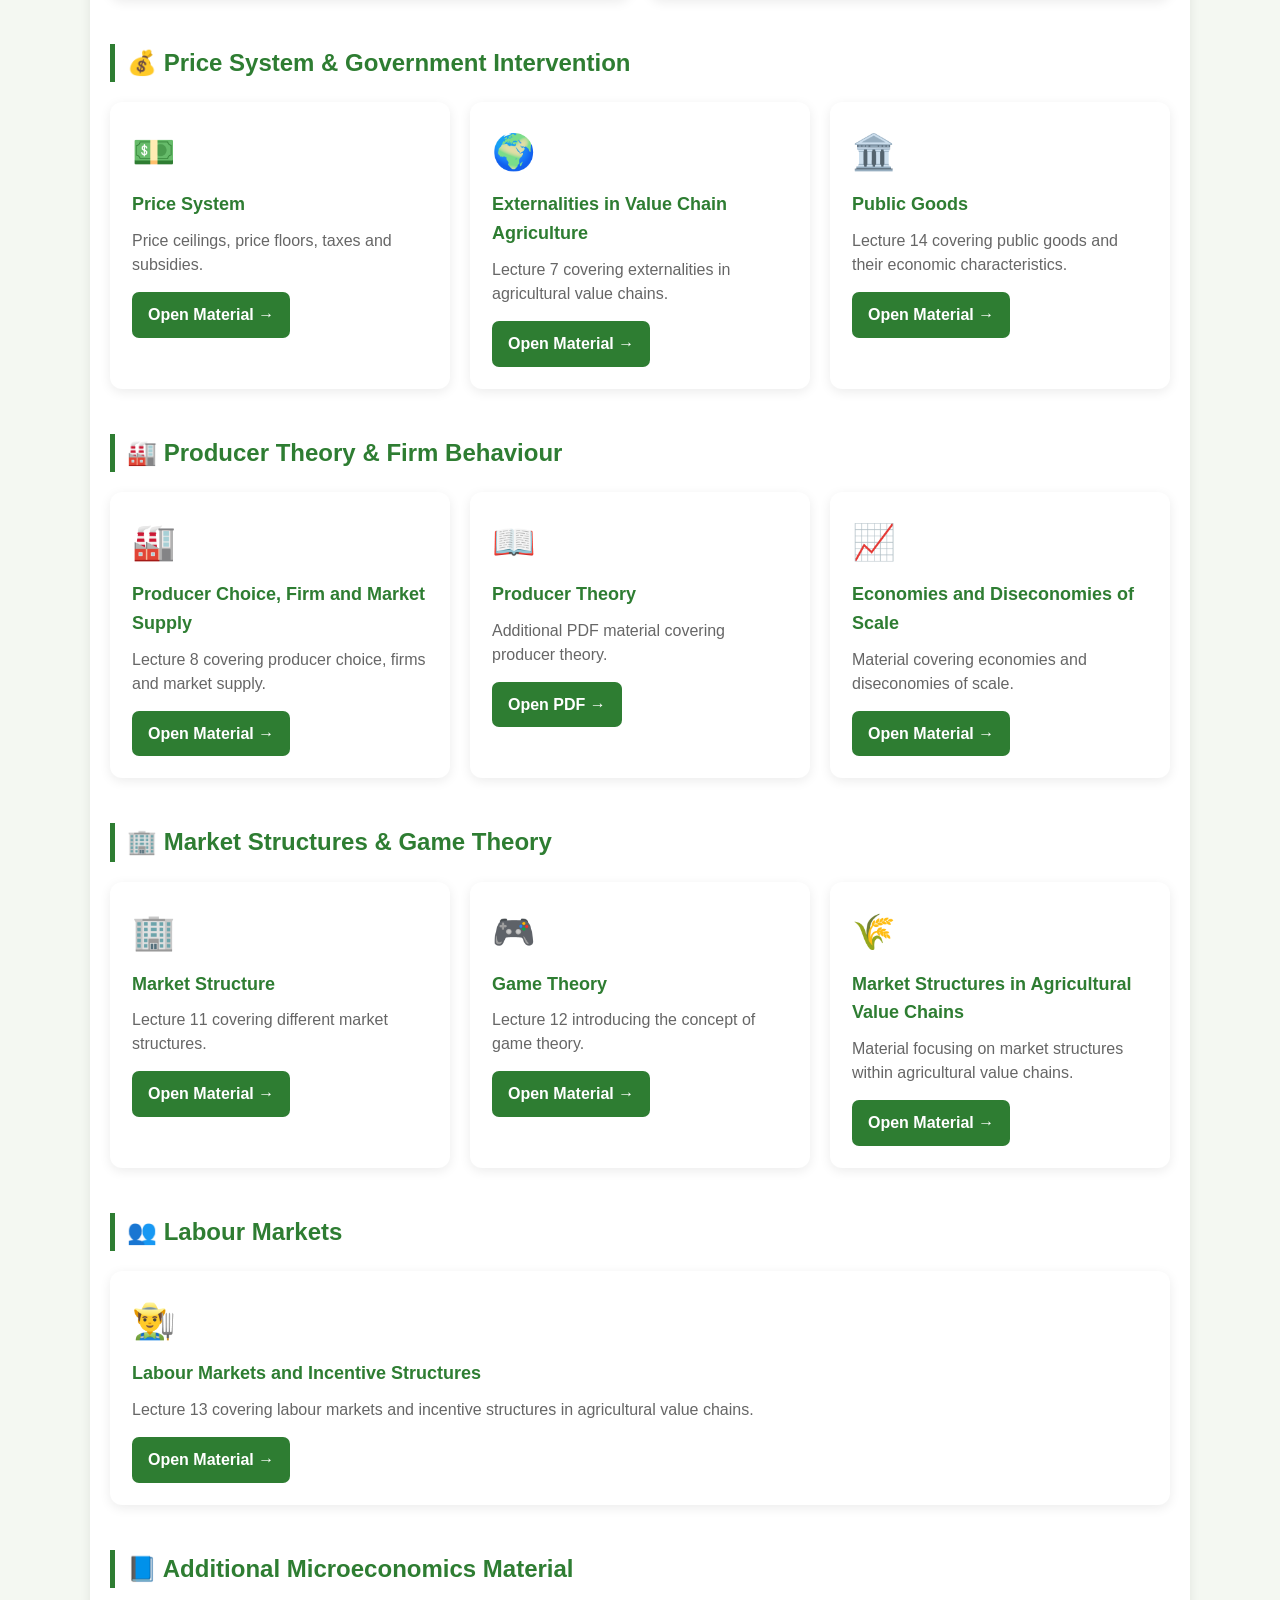
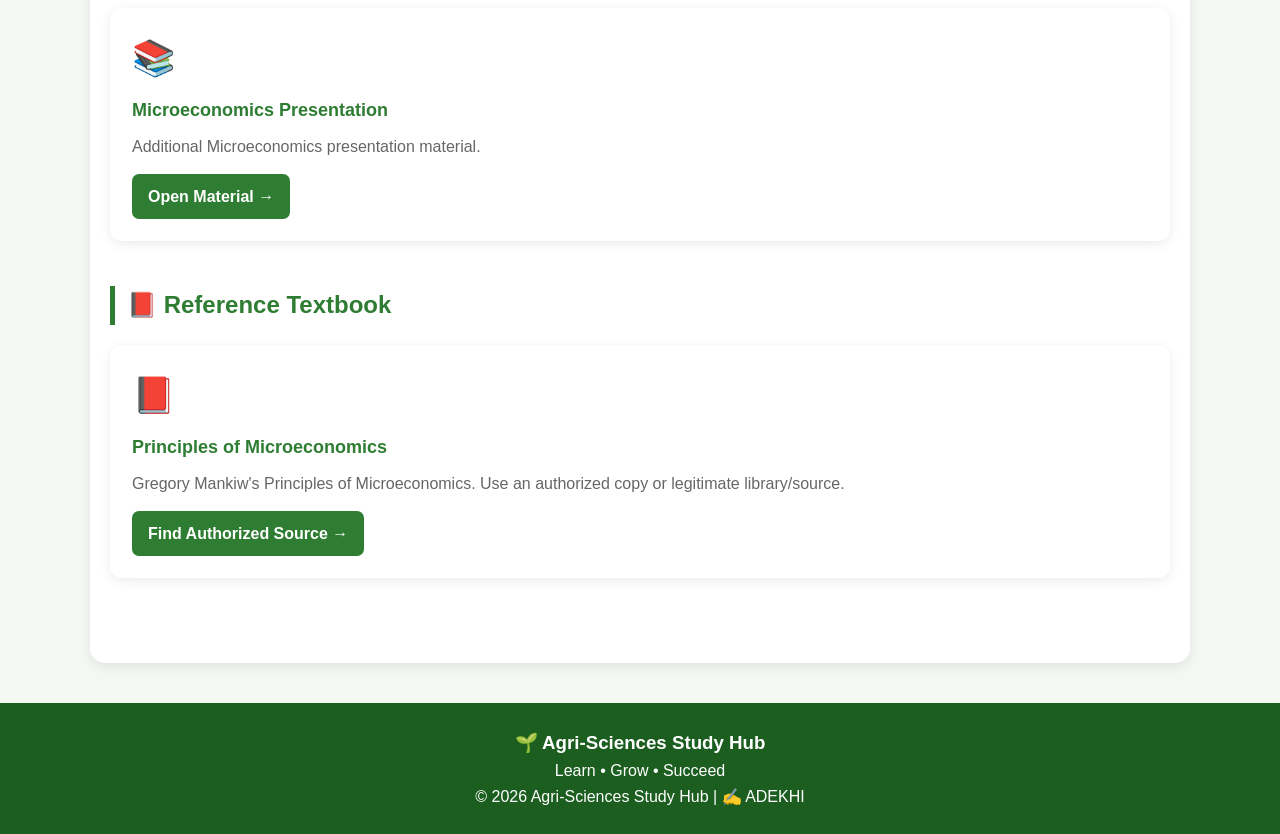
<file: microeconomics.html>
<!DOCTYPE html>
<html lang="en">
<head>
    <meta charset="UTF-8">
    <meta name="viewport" content="width=device-width, initial-scale=1.0">

    <title>Microeconomics - Agri-Sciences Study Hub</title>

    <link rel="stylesheet" href="style.css">

    <style>
        .materials-section {
            padding: 40px 20px;
            max-width: 1100px;
            margin: auto;
        }

        .materials-section h2 {
            text-align: center;
            margin-bottom: 10px;
        }

        .section-description {
            text-align: center;
            margin-bottom: 30px;
            color: #666;
        }

        .material-category {
            margin-bottom: 45px;
        }

        .material-category h2 {
            text-align: left;
            border-left: 5px solid #2e7d32;
            padding-left: 12px;
            margin-bottom: 20px;
        }

        .material-grid {
            display: grid;
            grid-template-columns: repeat(auto-fit, minmax(260px, 1fr));
            gap: 20px;
        }

        .material-card {
            background: white;
            padding: 22px;
            border-radius: 12px;
            box-shadow: 0 3px 12px rgba(0,0,0,0.08);
            transition: 0.3s;
        }

        .material-card:hover {
            transform: translateY(-5px);
            box-shadow: 0 6px 18px rgba(0,0,0,0.12);
        }

        .material-icon {
            font-size: 35px;
            margin-bottom: 10px;
        }

        .material-card h3 {
            margin-bottom: 10px;
            color: #2e7d32;
            font-size: 18px;
        }

        .material-card p {
            color: #666;
            line-height: 1.5;
            margin-bottom: 15px;
        }

        .material-card a {
            display: inline-block;
            background: #2e7d32;
            color: white;
            padding: 10px 16px;
            border-radius: 7px;
            text-decoration: none;
            font-weight: bold;
        }

        .material-card a:hover {
            background: #1b5e20;
        }

        .back-button {
            display: inline-block;
            margin: 20px;
            color: #2e7d32;
            text-decoration: none;
            font-weight: bold;
        }

        .notice {
            background: #f1f8e9;
            border-left: 5px solid #2e7d32;
            padding: 15px;
            margin: 20px auto 35px;
            max-width: 1000px;
            border-radius: 8px;
        }
    </style>
</head>

<body>

<!-- HEADER -->
<header>
    <div class="logo">
        🌱 Agri-Sciences
        <span>Study Hub</span>
    </div>

    <nav>
        <a href="index.html">Home</a>
        <a href="level2.html">Level 2</a>
        <a href="#">Past Papers</a>
    </nav>
</header>


<!-- PAGE INTRO -->
<section class="page-intro">
    <h1>📈 Microeconomics</h1>
    <p>Level 2 • Agri-Sciences</p>
</section>


<!-- BACK TO LEVEL -->
<a href="level2.html" class="back-button">
    ← Back to Level 2
</a>


<!-- NOTICE -->
<div class="notice">
    <strong>📚 Study Materials:</strong>
    Select any material below to open the presentation or document.
</div>


<!-- MAIN MATERIALS -->
<section class="materials-section">

    <h2>Microeconomics Study Materials</h2>

    <p class="section-description">
        Lecture presentations and additional learning materials for Microeconomics.
    </p>


    <!-- MARKET AND DEMAND -->
    <div class="material-category">

        <h2>📊 Market, Demand & Supply</h2>

        <div class="material-grid">

            <div class="material-card">
                <div class="material-icon">📈</div>
                <h3>Market Forces, Demand and Supply</h3>
                <p>Lecture 2 covering market forces, demand and supply.</p>
                <a href="Lecture 2 Market Forces, Demand and Supply.pptx">
                    Open Material →
                </a>
            </div>


            <div class="material-card">
                <div class="material-icon">⚖️</div>
                <h3>Market Equilibrium</h3>
                <p>Lecture 3 covering market equilibrium and related concepts.</p>
                <a href="Lecture 3 Market Equilibrium.pptx">
                    Open Material →
                </a>
            </div>


            <div class="material-card">
                <div class="material-icon">📉</div>
                <h3>Elasticity and Its Applications</h3>
                <p>Study material on elasticity and its applications.</p>
                <a href="Elasticity and Its Applications.pptx">
                    Open Material →
                </a>
            </div>


            <div class="material-card">
                <div class="material-icon">📉</div>
                <h3>Elasticity of Demand and Supply</h3>
                <p>Additional lecture material on demand and supply elasticity.</p>
                <a href="Elasticity of Demand and Supply-Mine.pptx">
                    Open Material →
                </a>
            </div>


            <div class="material-card">
                <div class="material-icon">📚</div>
                <h3>Elasticity and Its Complications</h3>
                <p>Lecture 4 covering elasticity and its complications.</p>
                <a href="Lecture 4_Elasticity and its complications.pptx">
                    Open Material →
                </a>
            </div>

        </div>
    </div>


    <!-- CONSUMER THEORY -->
    <div class="material-category">

        <h2>🛒 Consumer Theory</h2>

        <div class="material-grid">

            <div class="material-card">
                <div class="material-icon">🛍️</div>
                <h3>Consumer Choice</h3>
                <p>Lecture 5 covering consumer choice and decision-making.</p>
                <a href="Lecture 5 Consumer Choice.pptx">
                    Open Material →
                </a>
            </div>


            <div class="material-card">
                <div class="material-icon">📊</div>
                <h3>Utility Theory</h3>
                <p>Material covering consumer behaviour and utility theory.</p>
                <a href="Consumer_Behaviour_-_Utility_Theory.pptx">
                    Open Material →
                </a>
            </div>

        </div>
    </div>


    <!-- PRICE SYSTEM -->
    <div class="material-category">

        <h2>💰 Price System & Government Intervention</h2>

        <div class="material-grid">

            <div class="material-card">
                <div class="material-icon">💵</div>
                <h3>Price System</h3>
                <p>
                    Price ceilings, price floors, taxes and subsidies.
                </p>
                <a href="Lecture 6 The Price System Price Ceilings and Floors, Taxes, and Subsidies.pptx">
                    Open Material →
                </a>
            </div>


            <div class="material-card">
                <div class="material-icon">🌍</div>
                <h3>Externalities in Value Chain Agriculture</h3>
                <p>
                    Lecture 7 covering externalities in agricultural value chains.
                </p>
                <a href="Lecture 7 Externalities in Value Chain Agriculture.pptx">
                    Open Material →
                </a>
            </div>


            <div class="material-card">
                <div class="material-icon">🏛️</div>
                <h3>Public Goods</h3>
                <p>
                    Lecture 14 covering public goods and their economic characteristics.
                </p>
                <a href="Lecture 14 Public Goods.pptx">
                    Open Material →
                </a>
            </div>

        </div>
    </div>


    <!-- PRODUCER THEORY -->
    <div class="material-category">

        <h2>🏭 Producer Theory & Firm Behaviour</h2>

        <div class="material-grid">

            <div class="material-card">
                <div class="material-icon">🏭</div>
                <h3>Producer Choice, Firm and Market Supply</h3>
                <p>
                    Lecture 8 covering producer choice, firms and market supply.
                </p>
                <a href="Lecture 8 Producer Choice, Firm and Market Supply.pptx">
                    Open Material →
                </a>
            </div>


            <div class="material-card">
                <div class="material-icon">📖</div>
                <h3>Producer Theory</h3>
                <p>
                    Additional PDF material covering producer theory.
                </p>
                <a href="PRODUCER THEORY best.pdf">
                    Open PDF →
                </a>
            </div>


            <div class="material-card">
                <div class="material-icon">📈</div>
                <h3>Economies and Diseconomies of Scale</h3>
                <p>
                    Material covering economies and diseconomies of scale.
                </p>
                <a href="Economies and Diseconomies of Scale.pptx">
                    Open Material →
                </a>
            </div>

        </div>
    </div>


    <!-- MARKET STRUCTURES -->
    <div class="material-category">

        <h2>🏢 Market Structures & Game Theory</h2>

        <div class="material-grid">

            <div class="material-card">
                <div class="material-icon">🏢</div>
                <h3>Market Structure</h3>
                <p>
                    Lecture 11 covering different market structures.
                </p>
                <a href="Lecture 11_MARKET STRUCTURE_045219.pptx">
                    Open Material →
                </a>
            </div>


            <div class="material-card">
                <div class="material-icon">🎮</div>
                <h3>Game Theory</h3>
                <p>
                    Lecture 12 introducing the concept of game theory.
                </p>
                <a href="Lecture 12 Game Theory concept.pptx">
                    Open Material →
                </a>
            </div>


            <div class="material-card">
                <div class="material-icon">🌾</div>
                <h3>Market Structures in Agricultural Value Chains</h3>
                <p>
                    Material focusing on market structures within agricultural value chains.
                </p>
                <a href="Lecture 12 Market Structures in Value Chain Agriculture.pptx">
                    Open Material →
                </a>
            </div>

        </div>
    </div>


    <!-- LABOUR MARKETS -->
    <div class="material-category">

        <h2>👥 Labour Markets</h2>

        <div class="material-grid">

            <div class="material-card">
                <div class="material-icon">👨‍🌾</div>
                <h3>Labour Markets and Incentive Structures</h3>
                <p>
                    Lecture 13 covering labour markets and incentive structures in agricultural value chains.
                </p>
                <a href="Lecture 13 Labour Markets and Incentive Structures in Value Chain Agriculture.pptx">
                    Open Material →
                </a>
            </div>

        </div>
    </div>


    <!-- ADDITIONAL MATERIAL -->
    <div class="material-category">

        <h2>📘 Additional Microeconomics Material</h2>

        <div class="material-grid">

            <div class="material-card">
                <div class="material-icon">📚</div>
                <h3>Microeconomics Presentation</h3>
                <p>
                    Additional Microeconomics presentation material.
                </p>
                <a href="Microeconomics Presentation VCA Aug 2023 To Share.pptx">
                    Open Material →
                </a>
            </div>

        </div>
    </div>


    <!-- REFERENCE -->
    <div class="material-category">

        <h2>📕 Reference Textbook</h2>

        <div class="material-grid">

            <div class="material-card">
                <div class="material-icon">📕</div>
                <h3>Principles of Microeconomics</h3>

                <p>
                    Gregory Mankiw's Principles of Microeconomics.
                    Use an authorized copy or legitimate library/source.
                </p>

                <a href="https://www.google.com/search?q=Gregory+Mankiw+Principles+of+Microeconomics+official">
                    Find Authorized Source →
                </a>
            </div>

        </div>
    </div>

</section>


<!-- FOOTER -->
<footer>
    <h3>🌱 Agri-Sciences Study Hub</h3>

    <p>Learn • Grow • Succeed</p>

    <p class="copyright">
        © 2026 Agri-Sciences Study Hub | ✍️ ADEKHI
    </p>
</footer>

</body>
    </html>
</file>
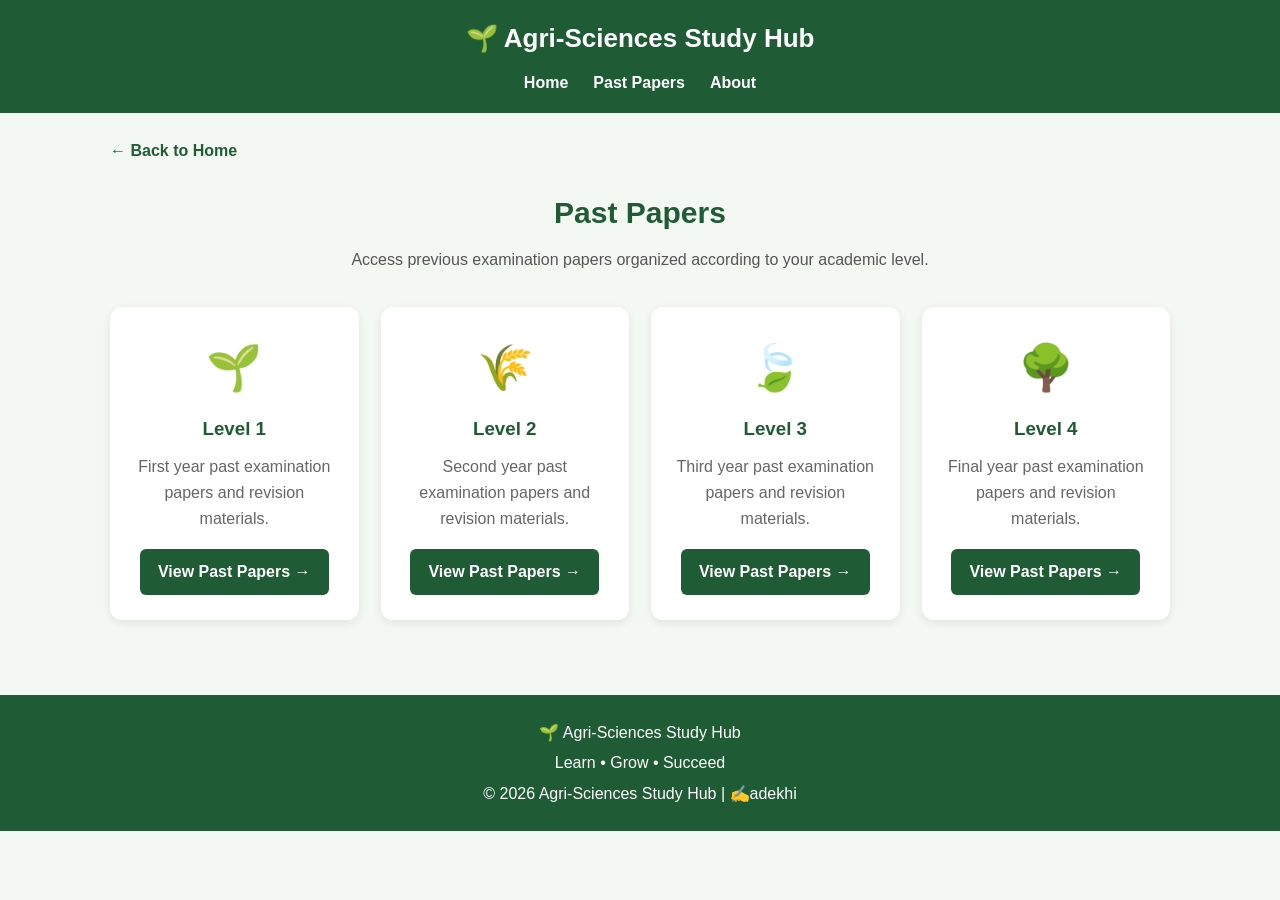
<file: pastpapers.html>
<!DOCTYPE html>
<html lang="en">
<head>
    <meta charset="UTF-8">
    <meta name="viewport" content="width=device-width, initial-scale=1.0">

    <title>Past Papers | Agri-Sciences Study Hub</title>

    <style>
        * {
            box-sizing: border-box;
            margin: 0;
            padding: 0;
        }

        body {
            font-family: Arial, sans-serif;
            background: #f4f8f3;
            color: #243b2a;
            line-height: 1.6;
        }

        header {
            background: #1f5c35;
            color: white;
            padding: 18px 20px;
            text-align: center;
        }

        header h1 {
            font-size: 26px;
            margin-bottom: 10px;
        }

        nav {
            display: flex;
            justify-content: center;
            gap: 25px;
            flex-wrap: wrap;
        }

        nav a {
            color: white;
            text-decoration: none;
            font-weight: bold;
        }

        nav a:hover {
            text-decoration: underline;
        }

        .container {
            max-width: 1100px;
            margin: auto;
            padding: 25px 20px;
        }

        .back-link {
            display: inline-block;
            margin-bottom: 25px;
            color: #1f5c35;
            text-decoration: none;
            font-weight: bold;
        }

        .back-link:hover {
            text-decoration: underline;
        }

        .intro {
            text-align: center;
            margin-bottom: 35px;
        }

        .intro h2 {
            font-size: 30px;
            color: #1f5c35;
            margin-bottom: 10px;
        }

        .intro p {
            color: #555;
        }

        .levels {
            display: grid;
            grid-template-columns: repeat(auto-fit, minmax(220px, 1fr));
            gap: 22px;
        }

        .card {
            background: white;
            border-radius: 12px;
            padding: 25px 20px;
            text-align: center;
            box-shadow: 0 3px 10px rgba(0, 0, 0, 0.08);
            transition: transform 0.2s ease;
        }

        .card:hover {
            transform: translateY(-4px);
        }

        .icon {
            font-size: 45px;
            margin-bottom: 10px;
        }

        .card h3 {
            color: #1f5c35;
            margin-bottom: 10px;
        }

        .card p {
            color: #666;
            margin-bottom: 18px;
        }

        .btn {
            display: inline-block;
            background: #1f5c35;
            color: white;
            padding: 10px 18px;
            border-radius: 6px;
            text-decoration: none;
            font-weight: bold;
        }

        .btn:hover {
            background: #17472a;
        }

        footer {
            margin-top: 50px;
            background: #1f5c35;
            color: white;
            text-align: center;
            padding: 20px;
        }

        footer p {
            margin: 5px 0;
        }
    </style>
</head>

<body>

    <header>
        <h1>🌱 Agri-Sciences Study Hub</h1>

        <nav>
            <a href="index.html">Home</a>
            <a href="pastpapers.html">Past Papers</a>
            <a href="index.html#about">About</a>
        </nav>
    </header>

    <main class="container">

        <!-- Back Arrow -->
        <a href="index.html" class="back-link">← Back to Home</a>

        <section class="intro">
            <h2>Past Papers</h2>
            <p>
                Access previous examination papers organized according
                to your academic level.
            </p>
        </section>

        <section class="levels">

            <!-- Level 1 -->
            <div class="card">
                <div class="icon">🌱</div>
                <h3>Level 1</h3>
                <p>
                    First year past examination papers and revision materials.
                </p>
                <a href="level1-pastpapers.html" class="btn">
                    View Past Papers →
                </a>
            </div>

            <!-- Level 2 -->
            <div class="card">
                <div class="icon">🌾</div>
                <h3>Level 2</h3>
                <p>
                    Second year past examination papers and revision materials.
                </p>
                <a href="level2-pastpapers.html" class="btn">
                    View Past Papers →
                </a>
            </div>

            <!-- Level 3 -->
            <div class="card">
                <div class="icon">🍃</div>
                <h3>Level 3</h3>
                <p>
                    Third year past examination papers and revision materials.
                </p>
                <a href="level3-pastpapers.html" class="btn">
                    View Past Papers →
                </a>
            </div>

            <!-- Level 4 -->
            <div class="card">
                <div class="icon">🌳</div>
                <h3>Level 4</h3>
                <p>
                    Final year past examination papers and revision materials.
                </p>
                <a href="level4-pastpapers.html" class="btn">
                    View Past Papers →
                </a>
            </div>

        </section>

    </main>

    <footer>
        <p>🌱 Agri-Sciences Study Hub</p>
        <p>Learn • Grow • Succeed</p>
        <p>© 2026 Agri-Sciences Study Hub | ✍️adekhi</p>
    </footer>

</body>
                  </html>
</file>
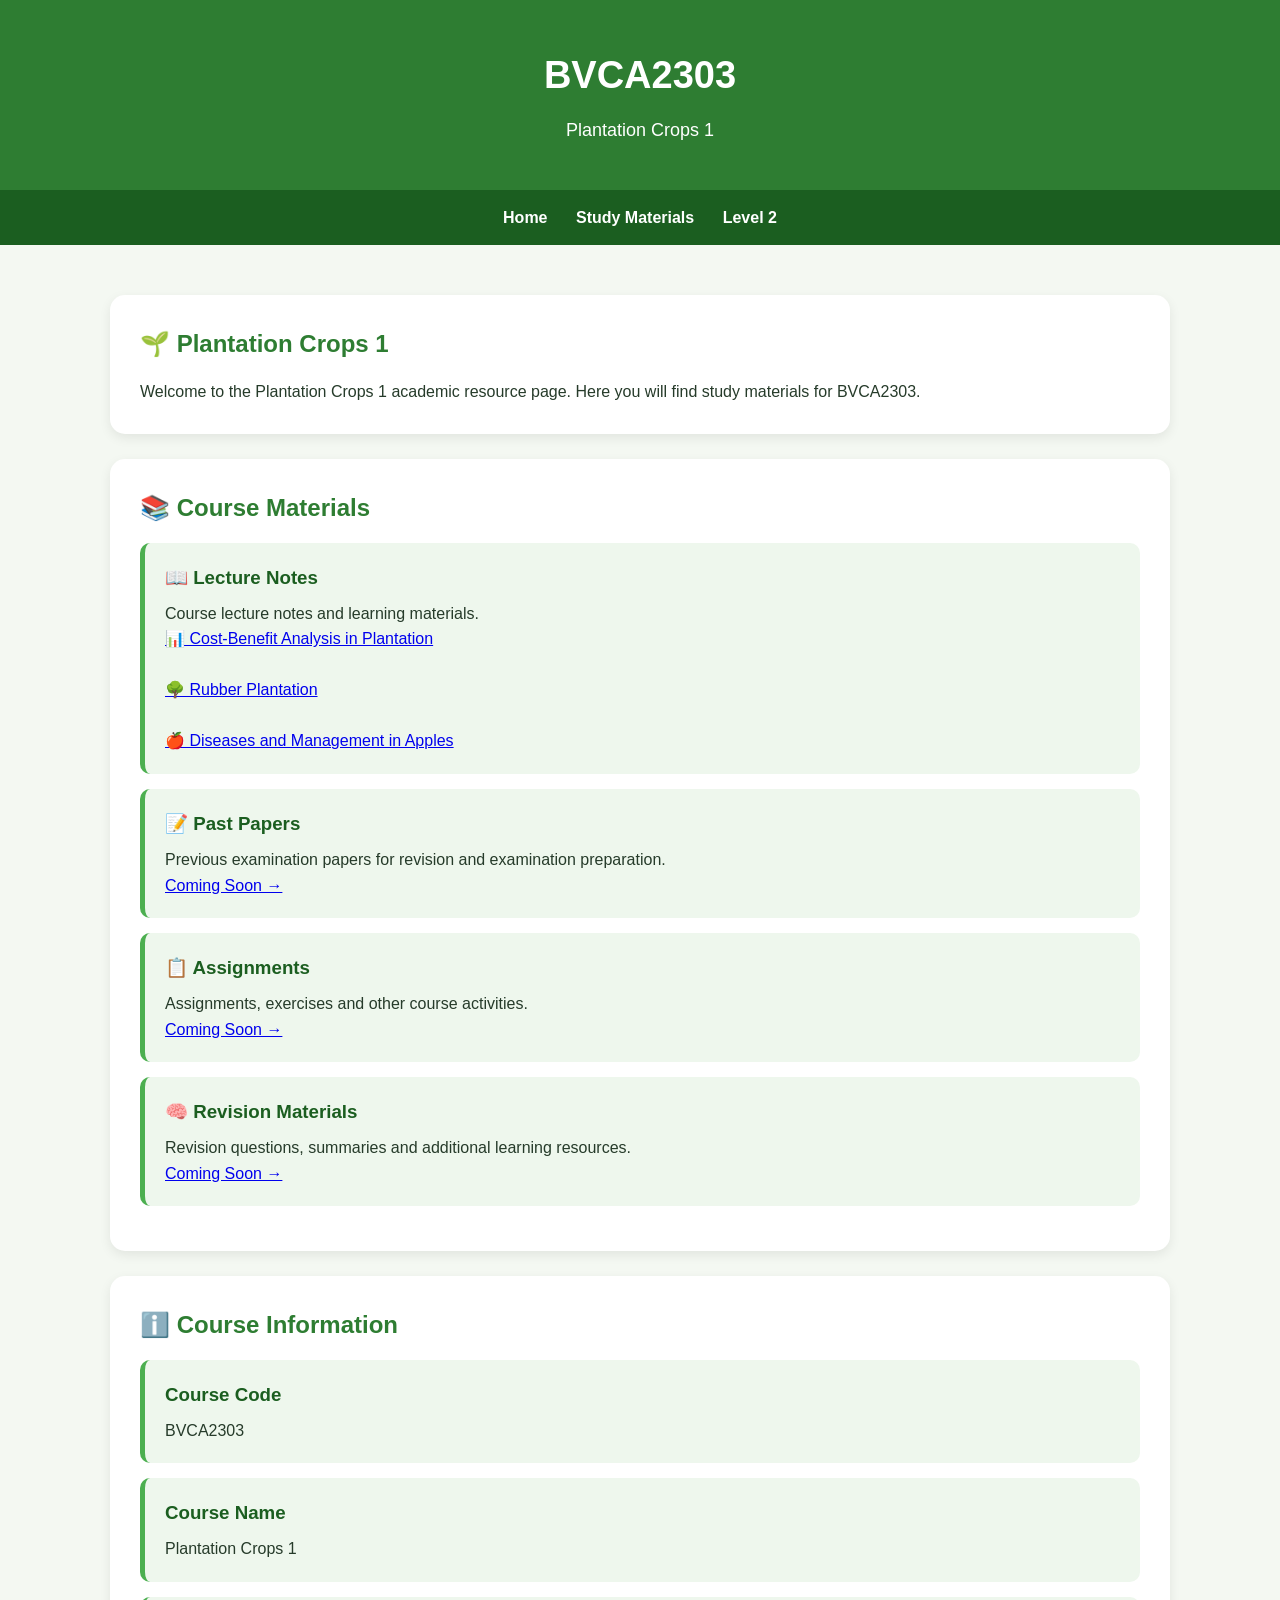
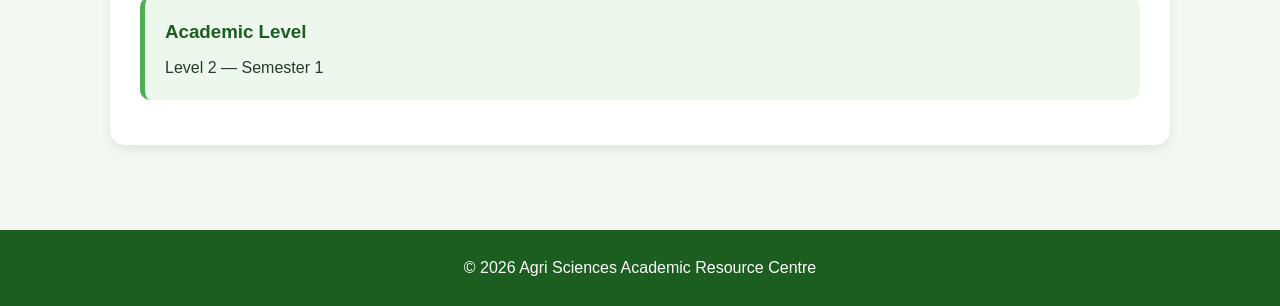
<file: plantation1.html>
<!DOCTYPE html>
<html lang="en">
<head>
    <meta charset="UTF-8">
    <meta name="viewport" content="width=device-width, initial-scale=1.0">

    <title>Plantation Crops 1 | Agri Sciences</title>

    <link rel="stylesheet" href="style.css">
</head>

<body>

<header>
    <h1>BVCA2303</h1>
    <p>Plantation Crops 1</p>
</header>

<nav>
    <a href="index.html">Home</a>
    <a href="study.html">Study Materials</a>
    <a href="level2.html">Level 2</a>
</nav>

<main>

    <section>
        <h2>🌱 Plantation Crops 1</h2>

        <p>
            Welcome to the Plantation Crops 1 academic resource page.
            Here you will find study materials for BVCA2303.
        </p>
    </section>


    <section>
        <h2>📚 Course Materials</h2>

        <div class="card">
            <h3>📖 Lecture Notes</h3>

            <p>
                Course lecture notes and learning materials.
            </p>

            <a href="5.%20Cost_Benefit_Analysis_(CBA)_in_Plantation.pptx">
                📊 Cost-Benefit Analysis in Plantation
            </a>

            <br><br>

            <a href="4.%20Rubber%20plantation.pptx">
                🌳 Rubber Plantation
            </a>

            <br><br>

            <a href="3.%20diseases%20and%20managemant%20in%20apples.pptx">
                🍎 Diseases and Management in Apples
            </a>
        </div>


        <div class="card">
            <h3>📝 Past Papers</h3>

            <p>
                Previous examination papers for revision and
                examination preparation.
            </p>

            <a href="#">Coming Soon →</a>
        </div>


        <div class="card">
            <h3>📋 Assignments</h3>

            <p>
                Assignments, exercises and other course activities.
            </p>

            <a href="#">Coming Soon →</a>
        </div>


        <div class="card">
            <h3>🧠 Revision Materials</h3>

            <p>
                Revision questions, summaries and additional
                learning resources.
            </p>

            <a href="#">Coming Soon →</a>
        </div>

    </section>


    <section>
        <h2>ℹ️ Course Information</h2>

        <div class="card">
            <h3>Course Code</h3>
            <p>BVCA2303</p>
        </div>

        <div class="card">
            <h3>Course Name</h3>
            <p>Plantation Crops 1</p>
        </div>

        <div class="card">
            <h3>Academic Level</h3>
            <p>Level 2 — Semester 1</p>
        </div>

    </section>

</main>


<footer>
    <p>© 2026 Agri Sciences Academic Resource Centre</p>
</footer>

</body>
</html>
</file>
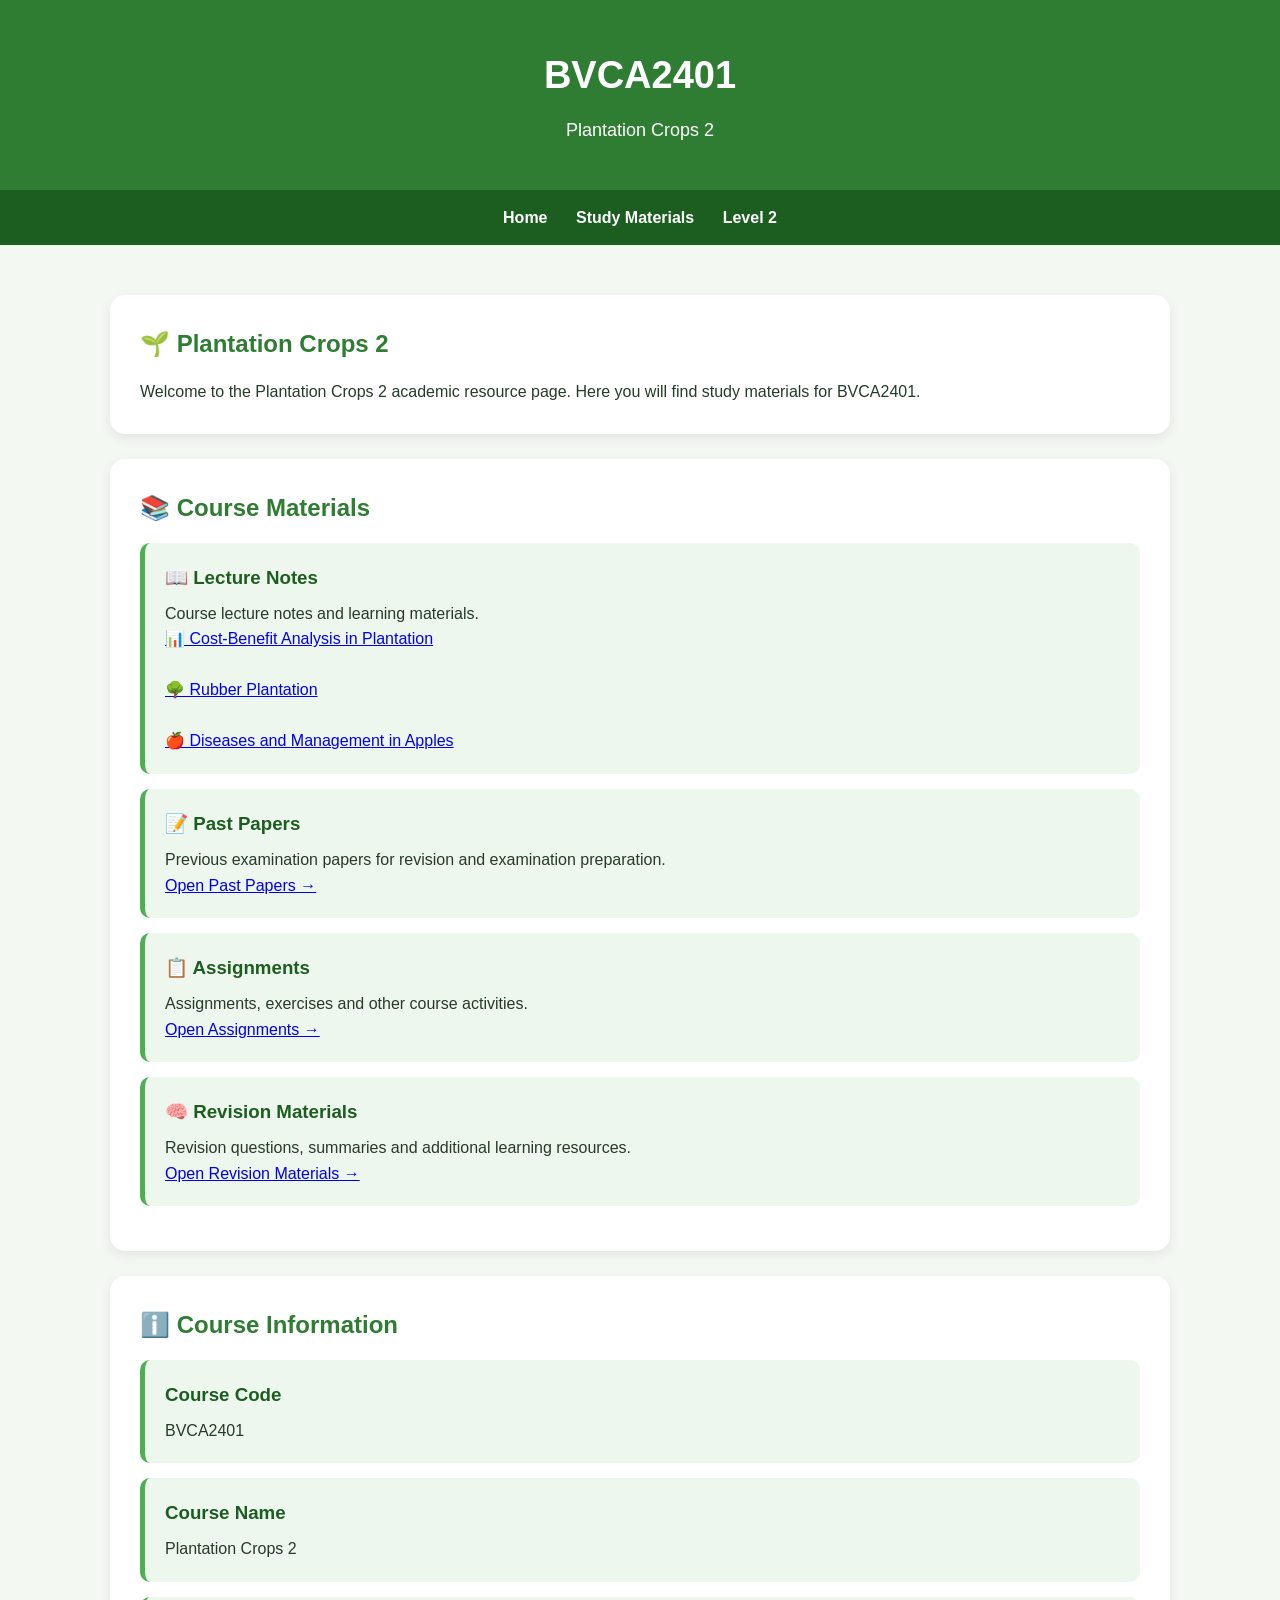
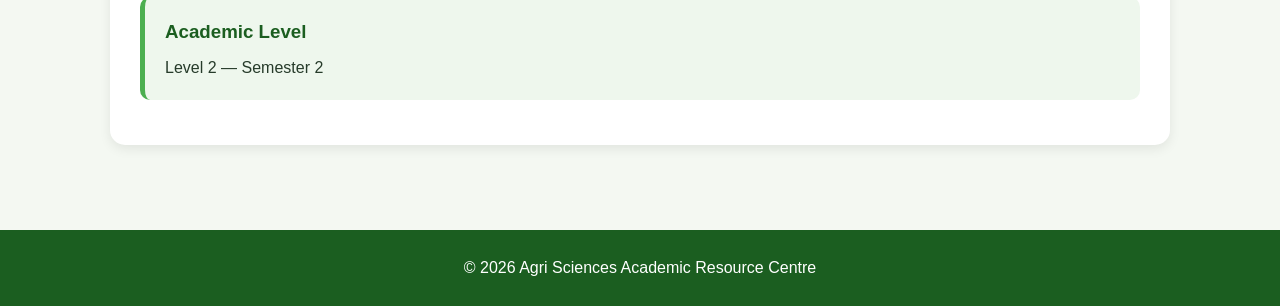
<file: plantation2.html>
<!DOCTYPE html>
<html lang="en">
<head>
    <meta charset="UTF-8">
    <meta name="viewport" content="width=device-width, initial-scale=1.0">

    <title>Plantation Crops 2 | Agri Sciences</title>

    <link rel="stylesheet" href="style.css">
</head>

<body>

<header>
    <h1>BVCA2401</h1>
    <p>Plantation Crops 2</p>
</header>

<nav>
    <a href="index.html">Home</a>
    <a href="study.html">Study Materials</a>
    <a href="level2.html">Level 2</a>
</nav>

<main>

    <section>
        <h2>🌱 Plantation Crops 2</h2>

        <p>
            Welcome to the Plantation Crops 2 academic resource page.
            Here you will find study materials for BVCA2401.
        </p>
    </section>


    <section>
        <h2>📚 Course Materials</h2>

        <div class="card">
            <h3>📖 Lecture Notes</h3>
            <p>
                Course lecture notes and learning materials.
            </p>

            <a href="5.%20Cost_Benefit_Analysis_(CBA)_in_Plantation.pptx">
    📊 Cost-Benefit Analysis in Plantation
</a>

<br><br>

<a href="4.%20Rubber%20plantation.pptx">
    🌳 Rubber Plantation
</a>

<br><br>

<a href="3.%20diseases%20and%20managemant%20in%20apples.pptx">
    🍎 Diseases and Management in Apples
</a>
        </div>


        <div class="card">
            <h3>📝 Past Papers</h3>
            <p>
                Previous examination papers for revision and
                examination preparation.
            </p>

            <a href="#">Open Past Papers →</a>
        </div>


        <div class="card">
            <h3>📋 Assignments</h3>
            <p>
                Assignments, exercises and other course activities.
            </p>

            <a href="#">Open Assignments →</a>
        </div>


        <div class="card">
            <h3>🧠 Revision Materials</h3>
            <p>
                Revision questions, summaries and additional
                learning resources.
            </p>

            <a href="#">Open Revision Materials →</a>
        </div>

    </section>


    <section>
        <h2>ℹ️ Course Information</h2>

        <div class="card">
            <h3>Course Code</h3>
            <p>BVCA2401</p>
        </div>

        <div class="card">
            <h3>Course Name</h3>
            <p>Plantation Crops 2</p>
        </div>

        <div class="card">
            <h3>Academic Level</h3>
            <p>Level 2 — Semester 2</p>
        </div>

    </section>

</main>


<footer>
    <p>© 2026 Agri Sciences Academic Resource Centre</p>
</footer>

</body>
</html>
</file>
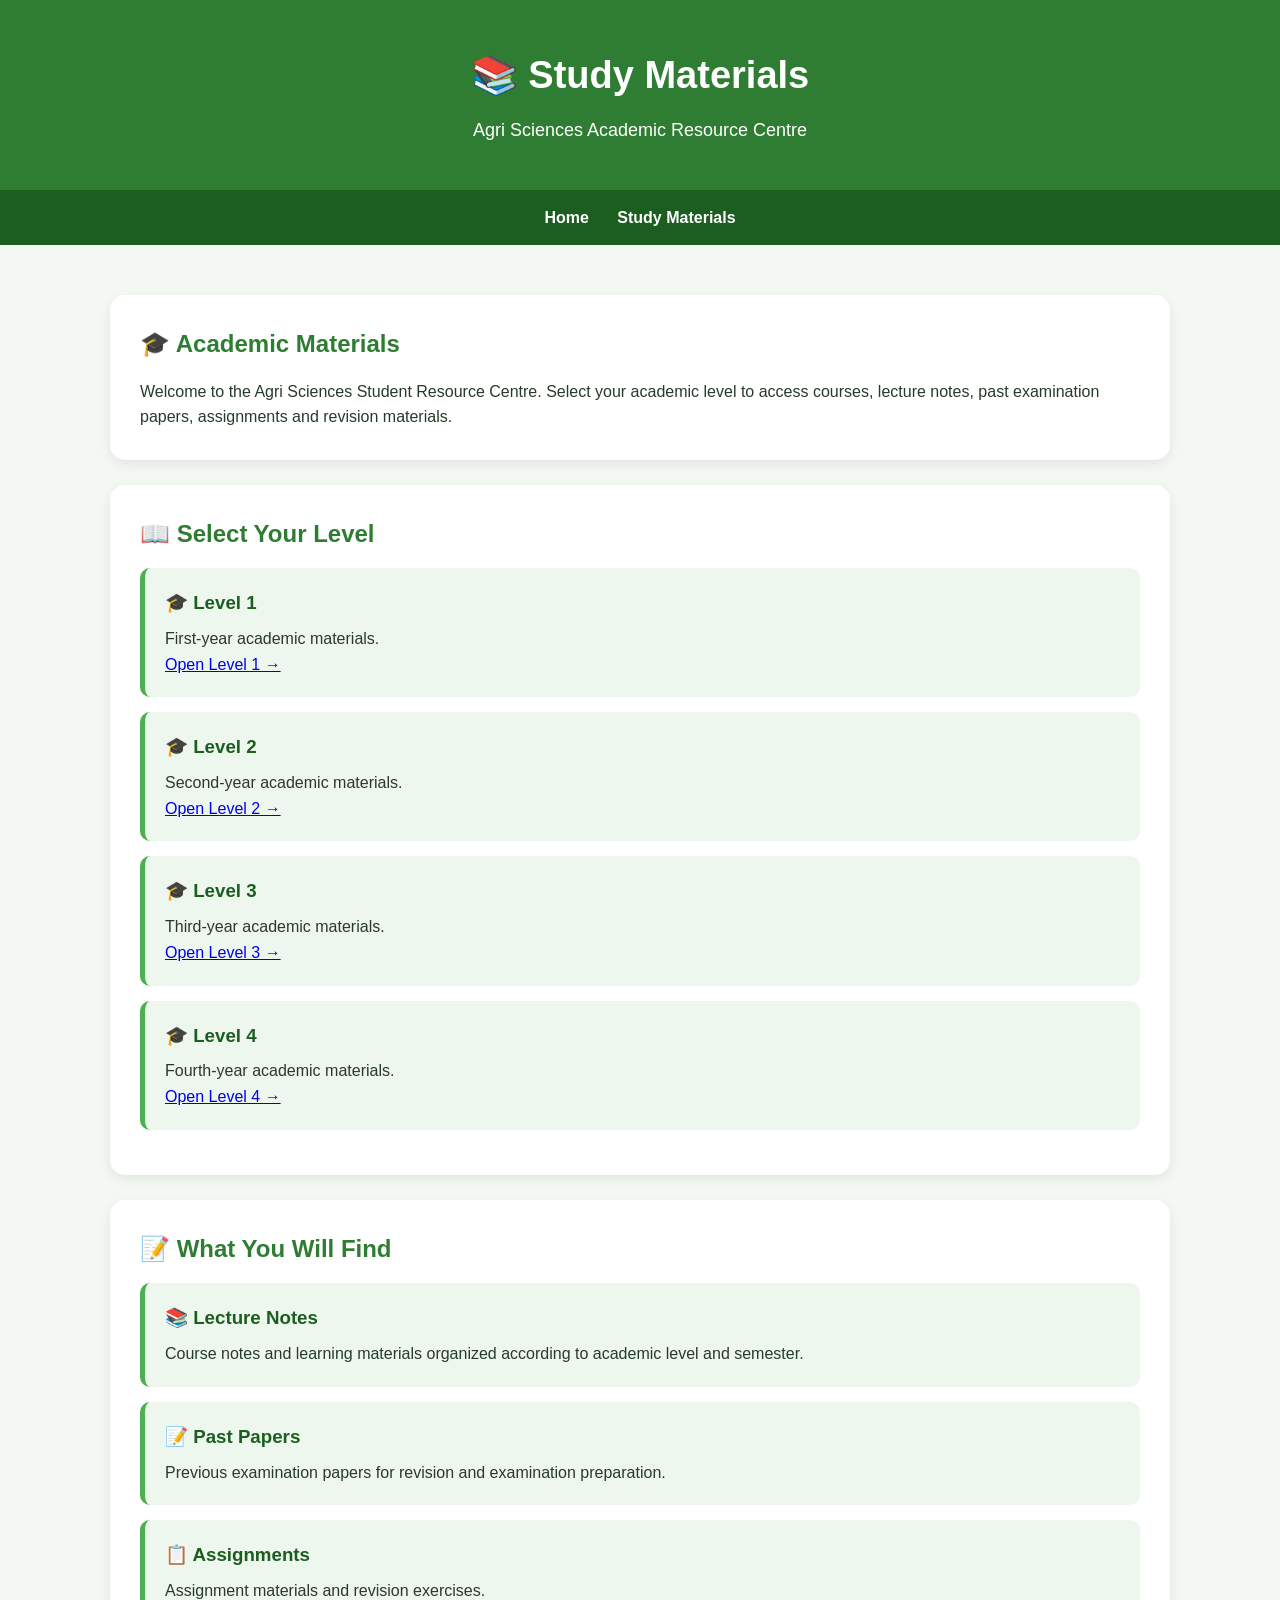
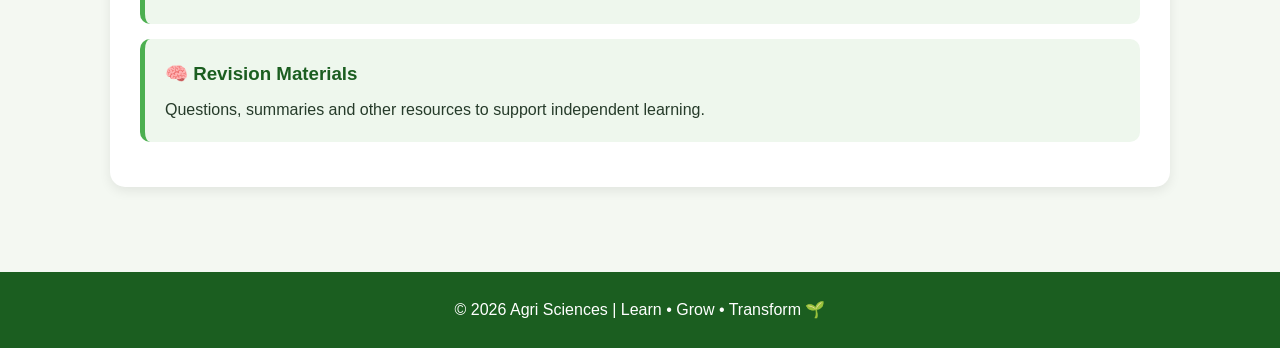
<file: study.html>
<!DOCTYPE html>
<html lang="en">
<head>
    <meta charset="UTF-8">
    <meta name="viewport" content="width=device-width, initial-scale=1.0">
    <title>Study Materials | Agri Sciences</title>
    <link rel="stylesheet" href="style.css">
</head>

<body>

<header>
    <h1>📚 Study Materials</h1>
    <p>Agri Sciences Academic Resource Centre</p>
</header>

<nav>
    <a href="index.html">Home</a>
    <a href="study.html">Study Materials</a>
</nav>

<main>

    <section>
        <h2>🎓 Academic Materials</h2>
        <p>
            Welcome to the Agri Sciences Student Resource Centre.
            Select your academic level to access courses, lecture notes,
            past examination papers, assignments and revision materials.
        </p>
    </section>

    <section>
        <h2>📖 Select Your Level</h2>

        <div class="card">
            <h3>🎓 Level 1</h3>
            <p>First-year academic materials.</p>
            <a href="level1.html">Open Level 1 →</a>
        </div>

        <div class="card">
            <h3>🎓 Level 2</h3>
            <p>Second-year academic materials.</p>
            <a href="level2.html">Open Level 2 →</a>
        </div>

        <div class="card">
            <h3>🎓 Level 3</h3>
            <p>Third-year academic materials.</p>
            <a href="level3.html">Open Level 3 →</a>
        </div>

        <div class="card">
            <h3>🎓 Level 4</h3>
            <p>Fourth-year academic materials.</p>
            <a href="level4.html">Open Level 4 →</a>
        </div>

    </section>

    <section>
        <h2>📝 What You Will Find</h2>

        <div class="card">
            <h3>📚 Lecture Notes</h3>
            <p>
                Course notes and learning materials organized according
                to academic level and semester.
            </p>
        </div>

        <div class="card">
            <h3>📝 Past Papers</h3>
            <p>
                Previous examination papers for revision and examination
                preparation.
            </p>
        </div>

        <div class="card">
            <h3>📋 Assignments</h3>
            <p>
                Assignment materials and revision exercises.
            </p>
        </div>

        <div class="card">
            <h3>🧠 Revision Materials</h3>
            <p>
                Questions, summaries and other resources to support
                independent learning.
            </p>
        </div>

    </section>

</main>

<footer>
    <p>© 2026 Agri Sciences | Learn • Grow • Transform 🌱</p>
</footer>

</body>
</html>
</file>
<file: style.css>
* {
    margin: 0;
    padding: 0;
    box-sizing: border-box;
}

body {
    font-family: Arial, sans-serif;
    background: #f4f8f2;
    color: #263b2a;
    line-height: 1.6;
}

header {
    background: #2e7d32;
    color: white;
    text-align: center;
    padding: 45px 20px;
}

header h1 {
    font-size: 38px;
    margin-bottom: 10px;
}

header p {
    font-size: 18px;
}

nav {
    background: #1b5e20;
    padding: 15px;
    text-align: center;
}

nav a {
    color: white;
    text-decoration: none;
    margin: 8px 12px;
    font-weight: bold;
}

nav a:hover {
    text-decoration: underline;
}

main {
    max-width: 1100px;
    margin: 30px auto;
    padding: 20px;
}

section {
    background: white;
    padding: 30px;
    margin-bottom: 25px;
    border-radius: 15px;
    box-shadow: 0 4px 12px rgba(0, 0, 0, 0.08);
}

h2 {
    color: #2e7d32;
    margin-bottom: 15px;
}

.card {
    background: #eef7ed;
    padding: 20px;
    margin: 15px 0;
    border-left: 5px solid #4caf50;
    border-radius: 10px;
}

.card h3 {
    color: #1b5e20;
    margin-bottom: 8px;
}

footer {
    background: #1b5e20;
    color: white;
    text-align: center;
    padding: 25px;
    margin-top: 40px;
}

@media (max-width: 700px) {
    header h1 {
        font-size: 30px;
    }

    nav a {
        display: block;
        margin: 10px;
    }

    main {
        padding: 10px;
    }

    section {
        padding: 20px;
    }
  }
</file>
